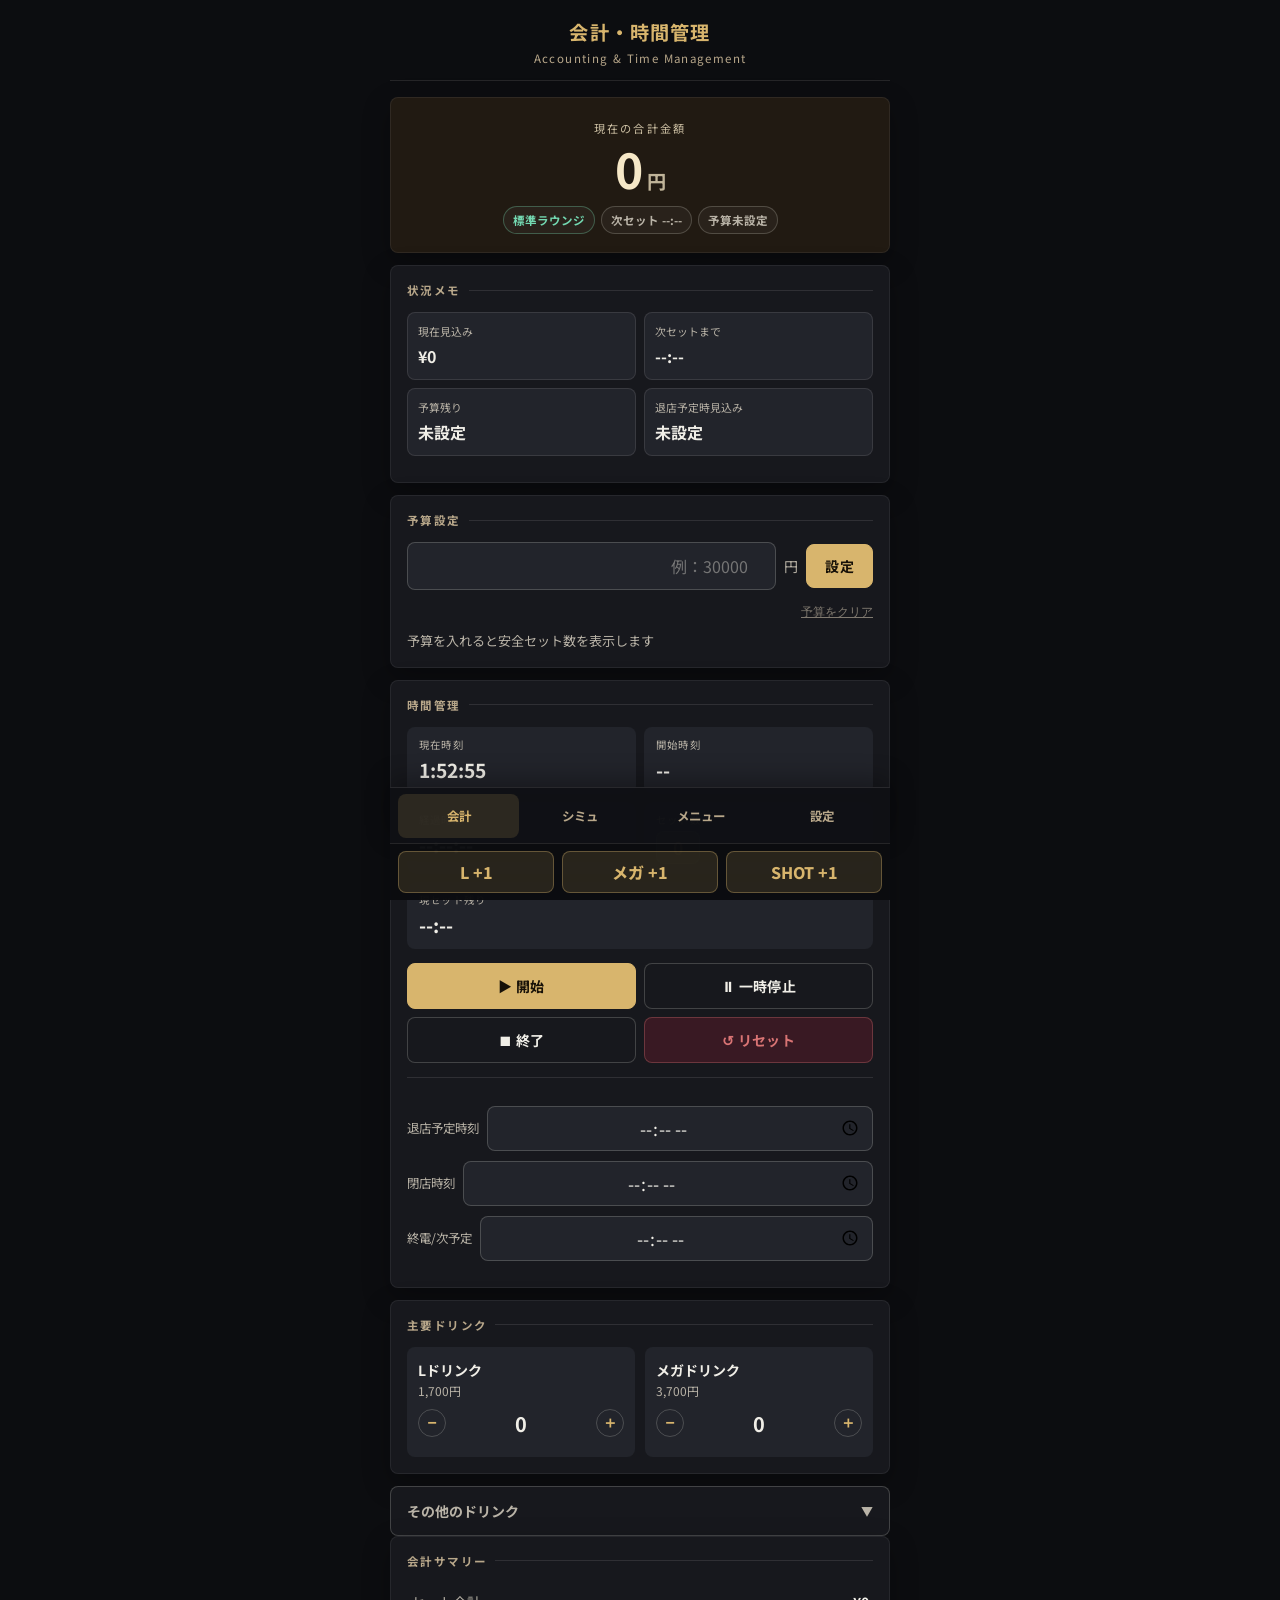
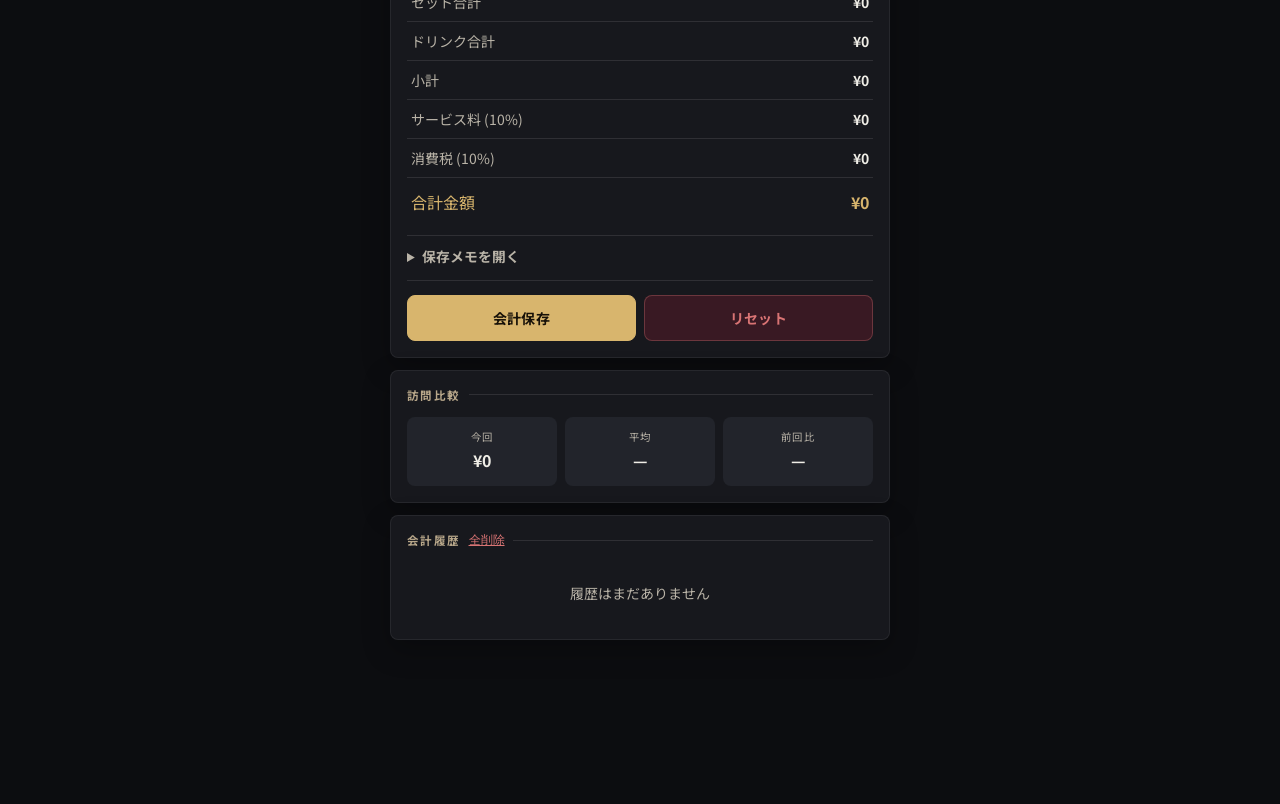
<file: index.html>
<!DOCTYPE html>
<html lang="ja">
<head>
  <meta charset="UTF-8">
  <meta name="viewport" content="width=device-width, initial-scale=1.0, maximum-scale=1.0, user-scalable=no">
  <title>会計・時間管理</title>
  <meta name="apple-mobile-web-app-capable" content="yes">
  <meta name="apple-mobile-web-app-status-bar-style" content="black-translucent">
  <meta name="mobile-web-app-capable" content="yes">
  <link rel="manifest" href="manifest.json">
  <link rel="apple-touch-icon" href="icons/icon-192x192.png">
  <link href="https://fonts.googleapis.com/css2?family=Noto+Sans+JP:wght@400;500;700&display=swap" rel="stylesheet">

  <style>
    * { box-sizing: border-box; margin: 0; padding: 0; }

    body {
      font-family: var(--font);
      background: var(--bg);
      color: var(--text-1);
      min-height: 100vh;
      padding: 0 12px 80px;
    }

    .container { max-width: 500px; margin: auto; }

    /* ── Top App Bar ── */
    header {
      padding: 18px 4px 14px;
      border-bottom: 1px solid var(--divider);
      margin-bottom: 16px;
      text-align: center;
    }
    header h1 {
      font-size: 1.2rem;
      font-weight: 700;
      color: var(--primary);
      letter-spacing: 0.06em;
    }
    header .subtitle {
      font-size: 0.72rem;
      color: var(--text-2);
      margin-top: 3px;
      letter-spacing: 0.12em;
    }

    /* ── Card ── */
    .card {
      background: var(--surface);
      border-radius: var(--r);
      padding: 16px;
      margin-bottom: 12px;
      box-shadow: 0 1px 4px rgba(0,0,0,0.35);
    }
    .card-title {
      font-size: 0.72rem;
      font-weight: 700;
      color: var(--text-2);
      letter-spacing: 0.12em;
      text-transform: uppercase;
      margin-bottom: 14px;
      display: flex;
      align-items: center;
      gap: 8px;
    }
    .card-title::after { content: ''; flex: 1; height: 1px; background: var(--divider); }

    /* ── 合計金額カード ── */
    #current-total-card {
      background: var(--primary-cont);
      text-align: center;
      padding: 22px 16px 18px;
    }
    #current-total-label {
      font-size: 0.7rem;
      letter-spacing: 0.18em;
      color: var(--primary-txt);
      opacity: 0.8;
      margin-bottom: 8px;
      text-transform: uppercase;
    }
    #current_grand_total {
      font-size: 3rem;
      font-weight: 700;
      color: var(--primary-txt);
      line-height: 1;
      font-variant-numeric: tabular-nums;
    }
    #current_grand_total span { font-size: 1.2rem; margin-left: 4px; opacity: 0.75; }

    /* ── 予算バー ── */
    #budget-bar-wrap { margin-top: 16px; display: none; }
    #budget-bar-wrap.visible { display: block; }
    .budget-label-row {
      display: flex;
      justify-content: space-between;
      font-size: 0.78rem;
      color: var(--primary-txt);
      opacity: 0.85;
      margin-bottom: 8px;
    }
    .budget-bar-bg { background: rgba(255,255,255,0.15); border-radius: 99px; height: 6px; overflow: hidden; }
    #budget-bar { height: 100%; border-radius: 99px; background: var(--success); transition: width 0.4s, background 0.4s; width: 0%; }
    #budget-bar.warn   { background: var(--warning); }
    #budget-bar.danger { background: var(--error); }
    #budget-alert { margin-top: 10px; font-size: 0.8rem; font-weight: 700; text-align: center; color: var(--error); display: none; }
    #budget-alert.show { display: block; animation: pulse 1s infinite; }

    /* ── あと何杯 ── */
    #drink-calc-section { margin-top: 14px; padding-top: 14px; border-top: 1px solid rgba(255,255,255,0.12); display: none; }
    #drink-calc-section.visible { display: block; }
    .drink-calc-title { font-size: 0.68rem; letter-spacing: 0.12em; text-transform: uppercase; color: var(--primary-txt); opacity: 0.75; margin-bottom: 10px; }
    .drink-calc-grid { display: grid; grid-template-columns: repeat(2, 1fr); gap: 8px; }
    .drink-calc-item { background: rgba(255,255,255,0.08); border-radius: var(--r-sm); padding: 10px; text-align: center; }
    .drink-calc-item .dc-name  { font-size: 0.75rem; color: var(--primary-txt); opacity: 0.8; margin-bottom: 4px; }
    .drink-calc-item .dc-count { font-size: 1.5rem; font-weight: 700; color: var(--primary-txt); line-height: 1; }
    .drink-calc-item .dc-count.ng { color: var(--error); font-size: 1rem; }
    .drink-calc-item .dc-unit  { font-size: 0.68rem; color: var(--primary-txt); opacity: 0.65; margin-top: 2px; }

    /* ── 予算設定 ── */
    .budget-input-row { display: flex; align-items: center; gap: 8px; }
    .budget-input-row input {
      flex: 1;
      background: var(--surface-hi);
      border: 1px solid var(--outline);
      border-radius: var(--r-sm);
      padding: 11px 12px;
      color: var(--text-1);
      font-family: var(--font);
      font-size: 1rem;
      outline: none;
      text-align: right;
      transition: border-color 0.2s;
    }
    .budget-input-row input:focus { border-color: var(--primary); }
    .budget-input-row .unit { color: var(--text-2); font-size: 0.875rem; white-space: nowrap; }
    .budget-set-btn {
      background: var(--primary);
      color: var(--primary-on);
      border: none;
      border-radius: var(--r-sm);
      padding: 11px 18px;
      font-weight: 700;
      font-size: 0.875rem;
      cursor: pointer;
      white-space: nowrap;
      transition: opacity 0.2s;
    }
    .budget-set-btn:hover { opacity: 0.88; }
    .budget-clear-btn { background: none; border: none; color: var(--text-3); font-size: 0.78rem; cursor: pointer; text-decoration: underline; margin-top: 8px; }

    /* ── 時間管理 ── */
    .time-grid { display: grid; grid-template-columns: 1fr 1fr; gap: 8px; margin-bottom: 14px; }
    .time-item { background: var(--surface-hi); border-radius: var(--r-sm); padding: 10px 12px; }
    .time-item.wide { grid-column: 1 / -1; }
    .time-item label { font-size: 0.65rem; color: var(--text-2); letter-spacing: 0.12em; text-transform: uppercase; display: block; margin-bottom: 4px; }
    .time-item .value { font-size: 1.2rem; font-weight: 700; color: var(--text-1); font-variant-numeric: tabular-nums; }
    .time-item .value.alert { color: var(--error); animation: pulse 1s infinite; }
    @keyframes pulse { 0%,100%{opacity:1} 50%{opacity:0.45} }
    .set-badge {
      display: inline-block;
      background: var(--primary-dim);
      border: 1px solid rgba(130,170,204,0.4);
      color: var(--primary);
      border-radius: 8px;
      padding: 3px 16px;
      font-size: 1.1rem;
      font-weight: 700;
    }

    /* ── 退店逆算 ── */
    #checkout-section { margin-top: 14px; padding-top: 14px; border-top: 1px solid var(--divider); }
    .checkout-input-row { display: flex; align-items: center; gap: 8px; margin-bottom: 10px; }
    .checkout-input-row label { font-size: 0.78rem; color: var(--text-2); white-space: nowrap; }
    .checkout-time-input {
      flex: 1;
      background: var(--surface-hi);
      border: 1px solid var(--outline);
      border-radius: var(--r-sm);
      padding: 8px 10px;
      color: var(--text-1);
      font-family: var(--font);
      font-size: 1.1rem;
      outline: none;
      text-align: center;
      transition: border-color 0.2s;
    }
    .checkout-time-input:focus { border-color: var(--primary); }
    #checkout-result { background: var(--surface-hi); border-radius: var(--r-sm); padding: 12px; display: none; }
    #checkout-result.visible { display: block; }
    .checkout-row { display: flex; justify-content: space-between; align-items: center; padding: 7px 0; border-bottom: 1px solid var(--divider); font-size: 0.875rem; }
    .checkout-row:last-child { border-bottom: none; }
    .checkout-row .cr-label { color: var(--text-2); }
    .checkout-row .cr-val   { font-weight: 700; font-size: 0.95rem; color: var(--text-1); }
    .checkout-row .cr-val.warn   { color: var(--warning); }
    .checkout-row .cr-val.safe   { color: var(--success); }
    .checkout-row .cr-val.danger { color: var(--error); }

    /* ── ボタン ── */
    .time-buttons { display: grid; grid-template-columns: 1fr 1fr; gap: 8px; }
    .btn {
      padding: 12px 8px;
      border-radius: var(--r-sm);
      font-family: var(--font);
      font-size: 0.875rem;
      font-weight: 700;
      cursor: pointer;
      transition: all 0.15s;
      border: none;
      letter-spacing: 0.02em;
    }
    .btn-primary { background: var(--primary); color: var(--primary-on); }
    .btn-primary:hover { opacity: 0.88; }
    .btn-ghost { background: var(--surface-hi); color: var(--text-1); border: 1px solid var(--outline); }
    .btn-ghost:hover { background: rgba(255,255,255,0.08); }
    .btn-danger { background: var(--error-cont); color: var(--error); border: 1px solid rgba(242,139,130,0.3); }
    .btn-danger:hover { background: rgba(242,139,130,0.22); }

    /* ── ドリンクカード ── */
    #drinkListContainer { display: grid; grid-template-columns: repeat(2, 1fr); gap: 10px; }
    .drink-card {
      background: var(--surface-hi);
      border: 1px solid transparent;
      border-radius: var(--r);
      padding: 12px 10px;
      transition: border-color 0.2s, background 0.2s;
    }
    .drink-card.has-items { border-color: rgba(130,170,204,0.5); background: var(--primary-dim); }
    .drink-item-name { font-size: 0.875rem; font-weight: 700; white-space: nowrap; overflow: hidden; text-overflow: ellipsis; margin-bottom: 2px; }
    .drink-item-price { font-size: 0.75rem; color: var(--text-2); margin-bottom: 10px; }
    .drink-qty-row { display: flex; align-items: center; justify-content: space-between; }
    .qty-btn {
      width: 32px; height: 32px;
      border-radius: 50%;
      border: 1px solid var(--outline);
      background: transparent;
      color: var(--primary);
      font-size: 1.1rem; font-weight: 700;
      cursor: pointer;
      display: flex; align-items: center; justify-content: center;
      transition: all 0.15s; flex-shrink: 0;
    }
    .qty-btn:hover { background: var(--primary-dim); border-color: var(--primary); }
    .drink-current-quantity { font-size: 1.25rem; font-weight: 700; min-width: 28px; text-align: center; font-variant-numeric: tabular-nums; }
    .drink-item-total { font-size: 0.82rem; color: var(--primary); font-weight: 700; text-align: right; margin-top: 6px; }

    /* ── アコーディオン ── */
    .accordion-header {
      background: var(--surface);
      border: 1px solid var(--outline);
      border-radius: var(--r);
      padding: 14px 16px;
      cursor: pointer;
      display: flex; justify-content: space-between; align-items: center;
      font-size: 0.875rem; font-weight: 700;
      color: var(--text-2);
      transition: all 0.2s;
    }
    .accordion-header:hover { color: var(--text-1); background: var(--surface-hi); }
    .accordion-header .arrow { transition: transform 0.2s; font-size: 0.75rem; }
    .accordion-header.active { border-radius: var(--r) var(--r) 0 0; color: var(--primary); border-color: rgba(130,170,204,0.4); }
    .accordion-header.active .arrow { transform: rotate(180deg); }
    .accordion-content {
      display: none;
      background: var(--surface);
      border: 1px solid var(--outline);
      border-top: none;
      border-radius: 0 0 var(--r) var(--r);
      padding: 12px;
      margin-bottom: 12px;
    }
    .accordion-content.open { display: block; }
    .accordion-item { display: flex; align-items: center; padding: 10px 4px; border-bottom: 1px solid var(--divider); gap: 8px; }
    .accordion-item:last-child { border-bottom: none; }
    .accordion-item-info { flex: 1; min-width: 0; }
    .accordion-item-name  { font-size: 0.875rem; font-weight: 700; }
    .accordion-item-price { font-size: 0.75rem; color: var(--text-2); }
    .accordion-item-control { display: flex; align-items: center; gap: 6px; flex-shrink: 0; }
    .accordion-item-quantity { font-size: 1.1rem; font-weight: 700; min-width: 24px; text-align: center; font-variant-numeric: tabular-nums; }
    .accordion-item-total { font-size: 0.82rem; font-weight: 700; color: var(--primary); min-width: 56px; text-align: right; flex-shrink: 0; }
    .plus-button, .minus-button {
      width: 28px; height: 28px;
      border-radius: 50%;
      border: 1px solid var(--outline);
      background: transparent;
      color: var(--primary);
      font-size: 1rem; font-weight: 700;
      cursor: pointer;
      display: flex; align-items: center; justify-content: center;
      transition: all 0.15s;
    }
    .plus-button:hover, .minus-button:hover { background: var(--primary-dim); border-color: var(--primary); }
    .custom-drink-item .accordion-item-info { flex-direction: column; }
    .custom-drink-name-input,
    .custom-drink-price-input {
      background: var(--surface-hi);
      border: 1px solid var(--outline);
      border-radius: 6px;
      padding: 5px 8px;
      color: var(--text-1);
      font-family: var(--font);
      font-size: 0.82rem;
      outline: none;
      width: 100%;
      margin-bottom: 4px;
    }
    .custom-drink-price-input { width: 80px; text-align: right; margin-bottom: 0; }
    .custom-drink-name-input:focus,
    .custom-drink-price-input:focus { border-color: var(--primary); }
    .custom-input-row { display: flex; align-items: center; gap: 4px; }
    .custom-input-row span { font-size: 0.75rem; color: var(--text-2); }
    .add-custom-btn {
      width: 100%; padding: 10px; margin-top: 10px;
      background: transparent;
      border: 1px dashed rgba(130,170,204,0.35);
      border-radius: var(--r-sm);
      color: var(--primary);
      font-size: 0.875rem; font-weight: 700;
      cursor: pointer; transition: all 0.2s;
    }
    .add-custom-btn:hover { background: var(--primary-dim); border-style: solid; }

    /* ── 会計サマリー ── */
    .summary-table { width: 100%; border-collapse: collapse; }
    .summary-table tr { border-bottom: 1px solid var(--divider); }
    .summary-table tr:last-child { border-bottom: none; }
    .summary-table td { padding: 9px 4px; font-size: 0.875rem; }
    .summary-table td:first-child { color: var(--text-2); }
    .summary-table td:last-child { text-align: right; font-weight: 700; }
    .summary-table .total-row td { padding-top: 12px; font-size: 1rem; color: var(--primary); }

    /* ── 訪問比較 ── */
    .compare-grid { display: grid; grid-template-columns: 1fr 1fr 1fr; gap: 8px; }
    .compare-item { background: var(--surface-hi); border-radius: var(--r-sm); padding: 12px 8px; text-align: center; }
    .compare-item .ci-label { font-size: 0.65rem; color: var(--text-2); margin-bottom: 4px; letter-spacing: 0.1em; text-transform: uppercase; }
    .compare-item .ci-val   { font-size: 1rem; font-weight: 700; color: var(--text-1); }
    .compare-item .ci-val.up   { color: var(--error); }
    .compare-item .ci-val.down { color: var(--success); }
    .compare-item .ci-sub  { font-size: 0.68rem; color: var(--text-2); margin-top: 2px; }

    /* ── 履歴 ── */
    #history-list { max-height: 300px; overflow-y: auto; }
    #history-list::-webkit-scrollbar { width: 4px; }
    #history-list::-webkit-scrollbar-thumb { background: var(--outline); border-radius: 2px; }
    .history-item { background: var(--surface-hi); border-radius: var(--r-sm); padding: 12px; margin-bottom: 8px; }
    .history-item-header { display: flex; justify-content: space-between; align-items: center; margin-bottom: 4px; }
    .history-item-date   { font-size: 0.75rem; color: var(--text-2); }
    .history-item-total  { font-size: 1.05rem; font-weight: 700; color: var(--primary); }
    .history-item-detail { font-size: 0.75rem; color: var(--text-2); }
    .history-empty { text-align: center; color: var(--text-2); font-size: 0.875rem; padding: 20px; }
    .history-clear-btn { font-size: 0.75rem; color: var(--error); background: none; border: none; cursor: pointer; text-decoration: underline; }

    .btn-save { background: var(--primary); color: var(--primary-on); font-weight: 700; }
    .btn-save:hover { opacity: 0.88; }

    /* ── PWA更新通知 ── */
    #updateNotification {
      display: none;
      background: rgba(130,170,204,0.1);
      border: 1px solid rgba(130,170,204,0.35);
      border-radius: var(--r-sm);
      padding: 10px 14px;
      text-align: center;
      font-size: 0.82rem;
      color: var(--primary);
      margin-bottom: 12px;
    }
    #updateButton {
      background: var(--primary); color: var(--primary-on);
      border: none; padding: 5px 12px; border-radius: 5px;
      margin-left: 8px; cursor: pointer; font-size: 0.8rem; font-weight: 700;
    }

    @media (max-width: 380px) {
      #drinkListContainer { grid-template-columns: 1fr; }
      .compare-grid { grid-template-columns: 1fr 1fr; }
    }
  </style>
  <link rel="stylesheet" href="theme.css?v=2.16">
  <script src="app-core.js?v=2.16"></script>
</head>
<body class="has-quick-add">
<div class="container">

  <header>
    <h1>会計・時間管理</h1>
    <div class="subtitle">Accounting &amp; Time Management</div>
  </header>

  <div id="updateNotification">
    v2.16 の更新があります <button id="updateButton">今すぐ更新</button>
  </div>

  <!-- 現在合計 + 予算バー + あと何杯 -->
  <div class="card" id="current-total-card">
    <div id="current-total-label">現在の合計金額</div>
    <div id="current_grand_total">0<span>円</span></div>
    <div class="status-chip-row" id="status-chip-row">
      <span class="status-chip safe" id="store-chip">標準ラウンジ</span>
      <span class="status-chip" id="next-set-chip">次セット --:--</span>
      <span class="status-chip" id="budget-chip">予算未設定</span>
    </div>
    <div id="budget-bar-wrap">
      <div class="budget-label-row">
        <span>予算 <span id="budget-label-amount"></span></span>
        <span id="budget-remaining-text"></span>
      </div>
      <div class="budget-bar-bg"><div id="budget-bar"></div></div>
      <div id="budget-alert">⚠️ 予算を超過しています！</div>
    </div>
    <div id="drink-calc-section">
      <div class="drink-calc-title">残予算でオーダー可能数</div>
      <div class="drink-calc-grid" id="drink-calc-grid"></div>
    </div>
  </div>

  <div class="card status-card">
    <div class="card-title">状況メモ</div>
    <div class="status-grid">
      <div class="status-item"><span>現在見込み</span><strong id="status-current-total">¥0</strong></div>
      <div class="status-item"><span>次セットまで</span><strong id="status-next-set">--:--</strong></div>
      <div class="status-item"><span>予算残り</span><strong id="status-budget-left">未設定</strong></div>
      <div class="status-item"><span>退店予定時見込み</span><strong id="status-checkout-total">未設定</strong></div>
    </div>
    <div id="constraint-alert" class="constraint-alert"></div>
  </div>

  <!-- 予算設定 -->
  <div class="card">
    <div class="card-title">予算設定</div>
    <div class="budget-input-row">
      <input type="number" id="budget-input" placeholder="例：30000" min="0" step="1000">
      <span class="unit">円</span>
      <button class="budget-set-btn" id="budget-set-btn">設定</button>
    </div>
    <div style="text-align:right;margin-top:6px;">
      <button class="budget-clear-btn" id="budget-clear-btn">予算をクリア</button>
    </div>
    <div class="budget-insight" id="budget-insight">予算を入れると安全セット数を表示します</div>
  </div>

  <!-- 時間管理 + 退店逆算 -->
  <div class="card">
    <div class="card-title">時間管理</div>
    <div class="time-grid">
      <div class="time-item"><label>現在時刻</label><div class="value" id="now">--:--:--</div></div>
      <div class="time-item"><label>開始時刻</label><div class="value" id="start">--</div></div>
      <div class="time-item"><label>経過時間</label><div class="value" id="elapsed_time">--:--:--</div></div>
      <div class="time-item"><label>セット数</label><div class="value"><span class="set-badge" id="total_sets">0</span></div></div>
      <div class="time-item wide"><label>現セット残り</label><div class="value" id="remaining">--:--</div></div>
    </div>
    <div class="time-buttons">
      <button class="btn btn-primary" id="startButton">▶ 開始</button>
      <button class="btn btn-ghost"   id="pauseButton">⏸ 一時停止</button>
      <button class="btn btn-ghost"   id="endButton">⏹ 終了</button>
      <button class="btn btn-danger"  id="resetTimerButton">↺ リセット</button>
    </div>
    <div id="checkout-section">
      <div class="checkout-input-row" style="margin-top:14px;">
        <label>退店予定時刻</label>
        <input type="time" class="checkout-time-input" id="checkout-time-input">
      </div>
      <div class="checkout-input-row">
        <label>閉店時刻</label>
        <input type="time" class="checkout-time-input" id="closing-time-input">
      </div>
      <div class="checkout-input-row">
        <label>終電/次予定</label>
        <input type="time" class="checkout-time-input" id="next-plan-time-input">
      </div>
      <div id="checkout-result">
        <div class="checkout-row"><span class="cr-label">退店まで</span><span class="cr-val" id="co-timeleft"></span></div>
        <div class="checkout-row"><span class="cr-label">追加セット数</span><span class="cr-val" id="co-extra-sets"></span></div>
        <div class="checkout-row"><span class="cr-label">追加セット料金(税込)</span><span class="cr-val" id="co-extra-cost"></span></div>
        <div class="checkout-row"><span class="cr-label">次の切替まで</span><span class="cr-val" id="co-next-set"></span></div>
      </div>
    </div>
  </div>

  <!-- 主要ドリンク -->
  <div class="card">
    <div class="card-title">主要ドリンク</div>
    <div id="drinkListContainer"></div>
  </div>

  <!-- その他ドリンク -->
  <div class="accordion-header" id="otherDrinksAccordionHeader">
    その他のドリンク <span class="arrow">▼</span>
  </div>
  <div class="accordion-content" id="otherDrinksAccordionContent">
    <div id="newDrinkRowsContainer"></div>
    <button class="add-custom-btn" id="addNewDrinkRowButton">＋ カスタムドリンク追加</button>
  </div>

  <!-- 会計サマリー -->
  <div class="card">
    <div class="card-title">会計サマリー</div>
    <table class="summary-table">
      <tr><td>セット合計</td><td id="set_sum">¥0</td></tr>
      <tr><td>ドリンク合計</td><td id="drink_sum">¥0</td></tr>
      <tr><td>小計</td><td id="subtotal_summary">¥0</td></tr>
      <tr><td id="service_label">サービス料</td><td id="service">¥0</td></tr>
      <tr><td id="tax_label">消費税</td><td id="tax">¥0</td></tr>
      <tr class="total-row"><td>合計金額</td><td id="grand_total_summary">¥0</td></tr>
    </table>
    <details class="save-details">
      <summary>保存メモを開く</summary>
      <div class="save-form">
        <label>店名<input id="visit-store-name" type="text" placeholder="店名"></label>
        <label>キャスト名<input id="visit-cast-name" type="text" placeholder="任意"></label>
        <label class="check-row"><input id="visit-nominated" type="checkbox"> 指名あり</label>
        <label>満足度<select id="visit-satisfaction"><option value="">未選択</option><option>高</option><option>普通</option><option>低</option></select></label>
        <label>実請求額<input id="visit-actual-total" type="number" placeholder="予測と同じなら空欄" min="0" step="100"></label>
        <label class="wide">メモ<textarea id="visit-memo" rows="3" placeholder="個人メモはここだけに保存"></textarea></label>
      </div>
    </details>
    <div class="card-actions">
      <button class="btn btn-save" id="saveHistoryBtn">会計保存</button>
      <button class="btn btn-danger" id="resetAllButton">リセット</button>
    </div>
  </div>

  <!-- 訪問比較 -->
  <div class="card">
    <div class="card-title">訪問比較</div>
    <div class="compare-grid">
      <div class="compare-item"><div class="ci-label">今回</div><div class="ci-val" id="compare-current">¥0</div></div>
      <div class="compare-item"><div class="ci-label">平均</div><div class="ci-val" id="compare-avg">—</div><div class="ci-sub" id="compare-count"></div></div>
      <div class="compare-item"><div class="ci-label">前回比</div><div class="ci-val" id="compare-diff">—</div><div class="ci-sub" id="compare-diff-sub"></div></div>
    </div>
  </div>

  <!-- 履歴 -->
  <div class="card">
    <div class="card-title">
      会計履歴
      <button class="history-clear-btn" id="clearHistoryBtn">全削除</button>
    </div>
    <div id="history-list"><div class="history-empty">履歴はまだありません</div></div>
  </div>

</div>

<nav class="bottom-tabs" aria-label="画面切り替え">
  <button class="bottom-tab tab-current" type="button" disabled>会計</button>
  <a class="bottom-tab" href="simulation.html">シミュ</a>
  <a class="bottom-tab" href="menu.html">メニュー</a>
  <a class="bottom-tab" href="settings.html">設定</a>
</nav>

<div class="quick-add-bar" aria-label="クイック追加">
  <button type="button" data-quick-id="ldrink">L +1</button>
  <button type="button" data-quick-id="megadrink">メガ +1</button>
  <button type="button" data-quick-id="shot">SHOT +1</button>
</div>

<div class="undo-toast" id="undo-toast" role="status">
  <span id="undo-message">変更しました</span>
  <button type="button" id="undo-button">Undo</button>
</div>

<div class="sheet-backdrop" id="confirm-sheet" aria-hidden="true">
  <div class="confirm-sheet-panel">
    <div class="confirm-title" id="confirm-title">確認</div>
    <div class="confirm-message" id="confirm-message">実行しますか？</div>
    <div class="confirm-actions">
      <button type="button" class="btn btn-ghost" id="confirm-cancel">キャンセル</button>
      <button type="button" class="btn btn-danger" id="confirm-ok">実行</button>
    </div>
  </div>
</div>

<script>
(function () {
  /* ── 定数 ── */
  const MS_S = 1000, MS_M = 60000;
  const MAX_CUSTOM = 5;
  const KEY_HIST   = 'accounting_history';
  const KEY_TIMER  = 'timer_state';

  const $  = id => document.getElementById(id);
  const pad = n  => String(n).padStart(2, '0');
  const fmtMoney = n => '¥' + n.toLocaleString();
  const fmtNum   = n => n.toLocaleString();
  const fmtMs    = ms => {
    const s = Math.floor(ms / 1000);
    return `${pad(Math.floor(s/3600))}:${pad(Math.floor((s%3600)/60))}:${pad(s%60)}`;
  };

  /* ── 状態 ── */
  let activeProfile = AppCore.getActiveProfile();
  let DRINKS = activeProfile.drinks;
  let CALC_DRINKS = activeProfile.drinks.slice(0, 4);
  let drinkQty  = {}, customCount = 0, customDefs = {};
  let timerId   = null, tsStart = null, tsPaused = 0, setCount = 0;
  let budget    = 0;
  let swNewWorker;
  let constraints = { checkout: '', closing: '', nextPlan: '' };
  let lastAction = null, undoTimer = null;
  let pendingConfirm = null;

  function setMs() { return Math.max(1, Number(activeProfile.setMinutes) || 40) * MS_M; }

  /* ━━━━━ 合計計算 ━━━━━ */
  function calcTotal() {
    const bill = AppCore.calculateBill(activeProfile, setCount, drinkQty, customDefs, {});
    const { total, setTotal, drinkTotal, subtotal, service, tax } = bill;

    $('current_grand_total').innerHTML = `${fmtNum(total)}<span>円</span>`;
    $('total_sets').textContent   = setCount;
    $('set_sum').textContent      = fmtMoney(setTotal);
    $('drink_sum').textContent    = fmtMoney(drinkTotal);
    $('subtotal_summary').textContent = fmtMoney(subtotal);
    $('service_label').textContent = `サービス料 (${Math.round(activeProfile.serviceRate * 100)}%)`;
    $('tax_label').textContent = `消費税 (${Math.round(activeProfile.taxRate * 100)}%)`;
    $('service').textContent      = fmtMoney(service);
    $('tax').textContent          = fmtMoney(tax);
    $('grand_total_summary').textContent = fmtMoney(total);
    $('store-chip').textContent = activeProfile.name;
    $('status-current-total').textContent = fmtMoney(total);

    updateBudgetUI(total);
    updateCompare(total);
    updateStatus(total);
    saveActiveSession();

    return bill;
  }

  /* ━━━━━ ① 予算バー ━━━━━ */
  function setBudget(amount) {
    budget = amount;
    if (amount > 0) {
      $('budget-label-amount').textContent = fmtMoney(amount);
    }
    const r = calcTotal();
    updateBudgetUI(r.total);
  }

  function loadBudget() {
    // 毎回入店時に入力するため引き継ぎなし
  }

  function updateBudgetUI(total) {
    const wrap = $('budget-bar-wrap');
    const calc = $('drink-calc-section');
    if (!budget) {
      wrap.classList.remove('visible');
      calc.classList.remove('visible');
      $('budget-chip').textContent = '予算未設定';
      $('budget-chip').className = 'status-chip';
      $('status-budget-left').textContent = '未設定';
      $('budget-insight').textContent = '予算を入れると安全セット数を表示します';
      return;
    }
    wrap.classList.add('visible');
    $('budget-label-amount').textContent = fmtMoney(budget);

    const ratio  = Math.min(total / budget, 1);
    const remain = budget - total;
    const bar    = $('budget-bar');
    bar.style.width = (ratio * 100) + '%';
    bar.className   = ratio >= 1 ? 'danger' : ratio >= 0.8 ? 'warn' : '';

    const remEl = $('budget-remaining-text');
    if (remain >= 0) {
      remEl.textContent = `残り ${fmtMoney(remain)}`;
      remEl.style.color = ratio >= 0.8 ? 'var(--accent-orange)' : 'var(--accent-green)';
      $('budget-chip').textContent = ratio >= 0.8 ? '予算80%超' : `残り ${fmtMoney(remain)}`;
      $('budget-chip').className = `status-chip ${ratio >= 0.8 ? 'warn' : 'safe'}`;
      $('status-budget-left').textContent = fmtMoney(remain);
    } else {
      remEl.textContent = `超過 ${fmtMoney(Math.abs(remain))}`;
      remEl.style.color = 'var(--accent-red)';
      $('budget-chip').textContent = `予算超過 ${fmtMoney(Math.abs(remain))}`;
      $('budget-chip').className = 'status-chip danger';
      $('status-budget-left').textContent = `超過 ${fmtMoney(Math.abs(remain))}`;
    }
    $('budget-alert').className = remain < 0 ? 'show' : '';

    const setUnit = Math.round(activeProfile.extensionSetPrice * (1 + activeProfile.serviceRate) * (1 + activeProfile.taxRate) / 100) * 100;
    const safeSets = remain > 0 && setUnit > 0 ? Math.floor(remain / setUnit) : 0;
    const safeMinutes = safeSets * activeProfile.setMinutes;
    $('budget-insight').textContent = remain > 0
      ? `あと約${safeSets}セット / ${safeMinutes}分は安全圏です`
      : '予算を超過しています。追加注文前に会計確認してください。';

    /* ② あと何杯 */
    if (remain > 0) {
      calc.classList.add('visible');
      const grid = $('drink-calc-grid');
      grid.innerHTML = '';
      CALC_DRINKS.forEach(d => {
        const costPerDrink = Math.ceil(d.price * (1 + activeProfile.serviceRate) * (1 + activeProfile.taxRate) / 100) * 100;
        const can = Math.floor(remain / costPerDrink);
        const el  = document.createElement('div');
        el.className = 'drink-calc-item';
        el.innerHTML = `<div class="dc-name">${d.name}</div>
          <div class="dc-count${can === 0 ? ' ng' : ''}">${can > 0 ? can : '×'}</div>
          <div class="dc-unit">${can > 0 ? '杯まで可' : '予算不足'}</div>`;
        grid.appendChild(el);
      });
    } else {
      calc.classList.remove('visible');
    }
  }

  /* ━━━━━ ④ 訪問比較 ━━━━━ */
  function updateCompare(total) {
    $('compare-current').textContent = fmtMoney(total);
    const hist = loadHistory();
    if (!hist.length) {
      ['compare-avg','compare-diff'].forEach(id => $(id).textContent = '—');
      ['compare-count','compare-diff-sub'].forEach(id => $(id).textContent = '');
      return;
    }
    const avg  = Math.round(hist.reduce((s, r) => s + r.total, 0) / hist.length);
    const last = hist[hist.length - 1].total;
    const diff = total - last;
    $('compare-avg').textContent   = fmtMoney(avg);
    $('compare-count').textContent = `${hist.length}回平均`;
    $('compare-diff').textContent  = diff === 0 ? '±0' : (diff > 0 ? '+' : '') + fmtMoney(diff);
    $('compare-diff').className    = 'ci-val' + (diff > 0 ? ' up' : diff < 0 ? ' down' : '');
    $('compare-diff-sub').textContent = `前回 ${fmtMoney(last)}`;
  }

  function updateStatus(total) {
    let rem = null;
    if (tsStart) {
      const elapsed = (Date.now() - tsStart) + tsPaused;
      rem = setMs() - (elapsed % setMs());
    } else if (tsPaused > 0) {
      rem = setMs() - (tsPaused % setMs());
    }
    if (rem !== null) {
      const rm = Math.floor(rem / MS_M);
      const rs = Math.floor((rem % MS_M) / MS_S);
      const text = `${pad(rm)}:${pad(rs)}`;
      $('status-next-set').textContent = text;
      $('next-set-chip').textContent = `次セット ${text}`;
      $('next-set-chip').className = `status-chip ${rm < 5 ? 'danger' : rm < 10 ? 'warn' : 'safe'}`;
    } else {
      $('status-next-set').textContent = '--:--';
      $('next-set-chip').textContent = '次セット --:--';
      $('next-set-chip').className = 'status-chip';
    }
    if (!constraints.checkout) $('status-checkout-total').textContent = '未設定';
  }

  /* ━━━━━ ③ 退店逆算 ━━━━━ */
  function updateCheckout() {
    constraints.checkout = $('checkout-time-input').value;
    constraints.closing = $('closing-time-input').value;
    constraints.nextPlan = $('next-plan-time-input').value;
    const val   = constraints.checkout;
    const resEl = $('checkout-result');
    if (!val || !tsStart) {
      resEl.classList.remove('visible');
      $('status-checkout-total').textContent = val ? '開始後に表示' : '未設定';
      updateConstraints();
      saveActiveSession();
      return;
    }

    const now    = new Date();
    const [hh, mm] = val.split(':').map(Number);
    const target = new Date(now);
    target.setHours(hh, mm, 0, 0);
    if (target <= now) target.setDate(target.getDate() + 1);

    const msLeft = target - now;
    if (msLeft <= 0) { resEl.classList.remove('visible'); return; }
    resEl.classList.add('visible');

    const totalMins = Math.floor(msLeft / MS_M);
    const h = Math.floor(totalMins / 60), m = totalMins % 60;
    $('co-timeleft').textContent = h > 0 ? `${h}時間${m}分` : `${m}分`;

    const elapsed  = (Date.now() - tsStart) + tsPaused;
    const remInSet = setMs() - (elapsed % setMs());
    const msAfter  = msLeft - remInSet;
    const extra    = msAfter > 0 ? Math.ceil(msAfter / setMs()) : 0;

    $('co-extra-sets').textContent = extra > 0 ? `+${extra}セット` : '追加なし';
    $('co-extra-sets').className   = 'cr-val ' + (extra > 0 ? 'warn' : 'safe');

    const extraCostTax = extra > 0 ? Math.round(extra * activeProfile.extensionSetPrice * (1 + activeProfile.serviceRate) * (1 + activeProfile.taxRate) / 100) * 100 : 0;
    $('co-extra-cost').textContent = extra > 0 ? `+${fmtMoney(extraCostTax)}` : '—';
    $('co-extra-cost').className   = 'cr-val ' + (extra > 0 ? 'warn' : 'safe');

    const rm = Math.floor(remInSet / MS_M), rs = Math.floor((remInSet % MS_M) / MS_S);
    $('co-next-set').textContent = `${pad(rm)}:${pad(rs)}`;
    $('co-next-set').className   = 'cr-val ' + (rm < 5 ? 'danger' : 'safe');
    $('status-checkout-total').textContent = fmtMoney(calcTotal().total + extraCostTax);
    updateConstraints();
    saveActiveSession();
  }

  function timeToTarget(value) {
    if (!value) return null;
    const now = new Date();
    const [hh, mm] = value.split(':').map(Number);
    const target = new Date(now);
    target.setHours(hh, mm, 0, 0);
    if (target <= now) target.setDate(target.getDate() + 1);
    return target - now;
  }

  function updateConstraints() {
    const entries = [
      ['退店予定', constraints.checkout],
      ['閉店', constraints.closing],
      ['終電/次予定', constraints.nextPlan],
    ].map(([label, value]) => ({ label, value, ms: timeToTarget(value) }))
      .filter(x => x.ms !== null)
      .sort((a, b) => a.ms - b.ms);
    const alert = $('constraint-alert');
    if (!entries.length) {
      alert.textContent = '';
      alert.className = 'constraint-alert';
      return;
    }
    const first = entries[0];
    const mins = Math.floor(first.ms / MS_M);
    alert.textContent = `最短制約: ${first.label}まで ${Math.floor(mins / 60)}時間${mins % 60}分`;
    alert.className = `constraint-alert ${mins < 30 ? 'danger' : mins < 60 ? 'warn' : 'safe'}`;
  }

  /* ━━━━━ ドリンクUI ━━━━━ */
  const mainEl  = $('drinkListContainer');
  const otherEl = $('otherDrinksAccordionContent');

  function mkCard(d) {
    const qty = drinkQty[d.id] || 0;
    const el  = document.createElement('div');
    el.className = 'drink-card' + (qty > 0 ? ' has-items' : '');
    el.dataset.drinkId = d.id;
    el.innerHTML = `
      <div class="drink-item-name" title="${d.name}">${d.name}</div>
      <div class="drink-item-price">${fmtNum(d.price)}円</div>
      <div class="drink-qty-row">
        <button class="qty-btn minus-button" data-id="${d.id}">−</button>
        <span class="drink-current-quantity">${qty}</span>
        <button class="qty-btn plus-button" data-id="${d.id}">＋</button>
      </div>
      <div class="drink-item-total">${qty > 0 ? fmtMoney(d.price * qty) : ''}</div>`;
    el.querySelector('.minus-button').addEventListener('click', e => updateQty(e.target.dataset.id, -1));
    el.querySelector('.plus-button').addEventListener('click',  e => updateQty(e.target.dataset.id,  1));
    return el;
  }

  function mkAcc(d) {
    const qty = drinkQty[d.id] || 0;
    const el  = document.createElement('div');
    el.className = 'accordion-item';
    el.dataset.drinkId = d.id;
    el.innerHTML = `
      <div class="accordion-item-info">
        <div class="accordion-item-name">${d.name}</div>
        <div class="accordion-item-price">${fmtNum(d.price)}円</div>
      </div>
      <div class="accordion-item-control">
        <button class="plus-button"  data-id="${d.id}">＋</button>
        <span class="accordion-item-quantity">${qty}</span>
        <button class="minus-button" data-id="${d.id}">−</button>
      </div>
      <span class="accordion-item-total">${qty > 0 ? fmtMoney(d.price * qty) : ''}</span>`;
    el.querySelector('.minus-button').addEventListener('click', e => updateQty(e.target.dataset.id, -1));
    el.querySelector('.plus-button').addEventListener('click',  e => updateQty(e.target.dataset.id,  1));
    return el;
  }

  function mkCustom(id, name, price) {
    const qty = drinkQty[id] || 0;
    const el  = document.createElement('div');
    el.className = 'accordion-item custom-drink-item';
    el.dataset.drinkId = id;
    el.innerHTML = `
      <div class="accordion-item-info">
        <input type="text"   class="custom-drink-name-input"  value="${name}"        placeholder="ドリンク名">
        <div class="custom-input-row">
          <input type="number" class="custom-drink-price-input" value="${price || ''}" placeholder="金額" min="0">
          <span>円</span>
        </div>
      </div>
      <div class="accordion-item-control">
        <button class="plus-button"  data-id="${id}">＋</button>
        <span class="accordion-item-quantity">${qty}</span>
        <button class="minus-button" data-id="${id}">−</button>
      </div>
      <span class="accordion-item-total">${qty > 0 && price > 0 ? fmtMoney(price * qty) : ''}</span>`;
    el.querySelector('.custom-drink-name-input').addEventListener('input', e => { customDefs[id].name = e.target.value; saveActiveSession(); });
    el.querySelector('.custom-drink-price-input').addEventListener('input', e => {
      customDefs[id].price = parseInt(e.target.value) || 0;
      updateQty(id, 0);
      saveActiveSession();
    });
    el.querySelector('.minus-button').addEventListener('click', e => updateQty(e.target.dataset.id, -1));
    el.querySelector('.plus-button').addEventListener('click',  e => updateQty(e.target.dataset.id,  1));
    return el;
  }

  function renderDrinks() {
    mainEl.innerHTML = '';
    const ndc = $('newDrinkRowsContainer');
    if (ndc) ndc.innerHTML = '';

    DRINKS.filter(d => d.type === 'main').forEach(d => {
      drinkQty[d.id] = drinkQty[d.id] || 0;
      mainEl.appendChild(mkCard(d));
    });
    DRINKS.filter(d => d.type === 'other').forEach(d => {
      drinkQty[d.id] = drinkQty[d.id] || 0;
      if (ndc) ndc.appendChild(mkAcc(d));
    });
    Object.keys(customDefs).forEach(id => {
      drinkQty[id] = drinkQty[id] || 0;
      if (ndc) ndc.appendChild(mkCustom(id, customDefs[id].name, customDefs[id].price));
    });
    const addBtn = $('addNewDrinkRowButton');
    if (addBtn) addBtn.onclick = addCustom;
    calcTotal();
  }

  function updateQty(id, delta, options = {}) {
    const before = drinkQty[id] || 0;
    drinkQty[id] = Math.max(0, (drinkQty[id] || 0) + delta);
    const qty = drinkQty[id];
    const def = DRINKS.find(d => d.id === id) || customDefs[id];
    if (!def) return;

    const card = mainEl.querySelector(`.drink-card[data-drink-id="${id}"]`);
    const acc  = otherEl.querySelector(`.accordion-item[data-drink-id="${id}"]`);

    if (card) {
      card.querySelector('.drink-current-quantity').textContent = qty;
      card.querySelector('.drink-item-total').textContent = qty > 0 ? fmtMoney(def.price * qty) : '';
      card.classList.toggle('has-items', qty > 0);
    } else if (acc) {
      acc.querySelector('.accordion-item-quantity').textContent = qty;
      let price = def.price;
      if (acc.classList.contains('custom-drink-item'))
        price = parseInt(acc.querySelector('.custom-drink-price-input').value) || 0;
      acc.querySelector('.accordion-item-total').textContent = qty > 0 && price > 0 ? fmtMoney(price * qty) : '';
    }
    calcTotal();
    if (delta !== 0 && !options.silent) {
      lastAction = { type: 'qty', id, before, after: qty, name: def.name || '項目' };
      showUndo(`${def.name || '項目'}を${delta > 0 ? '追加' : '削除'}しました`);
    }
    saveActiveSession();
  }

  function addCustom() {
    if (customCount >= MAX_CUSTOM) { alert(`カスタムドリンクは${MAX_CUSTOM}個まで`); return; }
    customCount++;
    const id = `custom_${Date.now()}`;
    customDefs[id] = { id, name: '', price: 0 };
    drinkQty[id]   = 0;
    const ndc = $('newDrinkRowsContainer');
    if (ndc) ndc.appendChild(mkCustom(id, '', 0));
    calcTotal();
    saveActiveSession();
  }

  function showUndo(message) {
    const toast = $('undo-toast');
    $('undo-message').textContent = message;
    toast.classList.add('show');
    clearTimeout(undoTimer);
    undoTimer = setTimeout(() => toast.classList.remove('show'), 4500);
  }

  function undoLastAction() {
    if (!lastAction || lastAction.type !== 'qty') return;
    const current = drinkQty[lastAction.id] || 0;
    const delta = lastAction.before - current;
    updateQty(lastAction.id, delta, { silent: true });
    $('undo-toast').classList.remove('show');
    lastAction = null;
  }

  function showConfirm(title, message, onOk) {
    pendingConfirm = onOk;
    $('confirm-title').textContent = title;
    $('confirm-message').textContent = message;
    $('confirm-sheet').classList.add('show');
    $('confirm-sheet').setAttribute('aria-hidden', 'false');
  }

  function hideConfirm() {
    pendingConfirm = null;
    $('confirm-sheet').classList.remove('show');
    $('confirm-sheet').setAttribute('aria-hidden', 'true');
  }

  /* ━━━━━ タイマー永続化 ━━━━━ */
  function saveTimer() {
    localStorage.setItem(KEY_TIMER, JSON.stringify({ tsStart, tsPaused, isRunning: tsStart !== null }));
    saveActiveSession();
  }
  function clearTimer() { localStorage.removeItem(KEY_TIMER); }

  function saveActiveSession() {
    AppCore.saveSession({
      profileId: activeProfile.id,
      drinkQty,
      customDefs,
      customCount,
      timer: { tsStart, tsPaused, isRunning: timerId !== null, setCount },
      budget,
      constraints,
      form: {
        storeName: $('visit-store-name')?.value || '',
        castName: $('visit-cast-name')?.value || '',
        nominated: $('visit-nominated')?.checked || false,
        satisfaction: $('visit-satisfaction')?.value || '',
        actualTotal: $('visit-actual-total')?.value || '',
        memo: $('visit-memo')?.value || '',
      },
    });
  }

  function loadActiveSession() {
    const session = AppCore.loadSession();
    if (!session) return false;
    if (session.profileId) {
      AppCore.setActiveProfile(session.profileId);
      activeProfile = AppCore.getActiveProfile();
      DRINKS = activeProfile.drinks;
      CALC_DRINKS = activeProfile.drinks.slice(0, 4);
    }
    drinkQty = session.drinkQty || {};
    customDefs = session.customDefs || {};
    customCount = session.customCount || Object.keys(customDefs).length;
    budget = Number(session.budget) || 0;
    constraints = Object.assign({ checkout: '', closing: '', nextPlan: '' }, session.constraints || {});
    if (budget > 0) $('budget-input').value = budget;
    $('checkout-time-input').value = constraints.checkout || '';
    $('closing-time-input').value = constraints.closing || '';
    $('next-plan-time-input').value = constraints.nextPlan || '';
    if (session.form) {
      $('visit-store-name').value = session.form.storeName || '';
      $('visit-cast-name').value = session.form.castName || '';
      $('visit-nominated').checked = Boolean(session.form.nominated);
      $('visit-satisfaction').value = session.form.satisfaction || '';
      $('visit-actual-total').value = session.form.actualTotal || '';
      $('visit-memo').value = session.form.memo || '';
    }
    if (session.timer) {
      tsPaused = session.timer.tsPaused || 0;
      setCount = session.timer.setCount || 0;
      if (session.timer.isRunning && session.timer.tsStart) {
        tsStart = session.timer.tsStart;
        $('start').textContent = new Date(tsStart).toLocaleTimeString('ja-JP');
        timerId = setInterval(tick, 1000);
      } else {
        tsStart = null;
      }
    }
    return true;
  }

  function loadTimer() {
    try {
      const raw = localStorage.getItem(KEY_TIMER);
      if (!raw) return;
      const s = JSON.parse(raw);
      tsPaused = s.tsPaused || 0;
      if (s.isRunning && s.tsStart) {
        tsStart   = s.tsStart;
        $('start').textContent = new Date(tsStart).toLocaleTimeString('ja-JP');
        const elapsed = (Date.now() - tsStart) + tsPaused;
        setCount = Math.max(1, Math.floor(elapsed / setMs()) + 1);
        timerId  = setInterval(tick, 1000);
        tick(); calcTotal();
      } else if (!s.isRunning && tsPaused > 0) {
        const elapsed = tsPaused;
        setCount = Math.max(1, Math.floor(elapsed / setMs()) + 1);
        $('elapsed_time').textContent = fmtMs(elapsed);
        const rem = setMs() - (elapsed % setMs());
        $('remaining').textContent = `${pad(Math.floor(rem/MS_M))}:${pad(Math.floor((rem%MS_M)/MS_S))}`;
        $('start').textContent = new Date(Date.now() - elapsed).toLocaleTimeString('ja-JP');
        calcTotal();
      }
    } catch(e) {}
  }

  /* ━━━━━ タイマー ━━━━━ */
  function tick() {
    const now = new Date();
    $('now').textContent = now.toLocaleTimeString('ja-JP');
    if (!tsStart) return;

    const elapsed = (now.getTime() - tsStart) + tsPaused;
    $('elapsed_time').textContent = fmtMs(elapsed);

    const newSet = Math.max(1, Math.floor(elapsed / setMs()) + 1);
    if (newSet !== setCount) { setCount = newSet; calcTotal(); }

    const rem = setMs() - (elapsed % setMs());
    const rm  = Math.floor(rem / MS_M);
    const rs  = Math.floor((rem % MS_M) / MS_S);
    $('remaining').textContent = `${pad(rm)}:${pad(rs)}`;
    $('remaining').classList.toggle('alert', rm < 5 && setCount > 0);

    updateCheckout();
  }

  function startTimer() {
    if (timerId) return;
    const now = Date.now();
    if (!tsStart && tsPaused === 0) {
      tsStart = now; tsPaused = 0; setCount = 1;
      $('start').textContent = new Date(now).toLocaleTimeString('ja-JP');
    } else {
      tsStart = now;
    }
    timerId = setInterval(tick, 1000);
    tick(); calcTotal(); saveTimer();
  }

  function pauseTimer() {
    if (!timerId) return;
    clearInterval(timerId); timerId = null;
    if (tsStart) { tsPaused += Date.now() - tsStart; tsStart = null; }
    saveTimer();
  }

  function endTimer() {
    pauseTimer();
    $('start').textContent = $('elapsed_time').textContent = '--';
    $('remaining').textContent = '--:--';
    $('remaining').classList.remove('alert');
    tsStart = null; tsPaused = 0; setCount = 0;
    clearTimer(); calcTotal();
    $('checkout-result').classList.remove('visible');
  }

  function resetAll() {
    showConfirm('会計リセット', 'タイマー、ドリンク、当日セッションをリセットします。履歴は残ります。', () => {
      endTimer();
      drinkQty = {}; customDefs = {}; customCount = 0; budget = 0;
      $('budget-input').value = '';
      constraints = { checkout: '', closing: '', nextPlan: '' };
      $('checkout-time-input').value = '';
      $('closing-time-input').value = '';
      $('next-plan-time-input').value = '';
      AppCore.clearSession();
      renderDrinks(); calcTotal();
    });
  }

  /* ━━━━━ 履歴 ━━━━━ */
  function loadHistory() {
    return AppCore.migrateHistory();
  }

  function renderHistory() {
    const hist = loadHistory();
    const list = $('history-list');
    if (!hist.length) { list.innerHTML = '<div class="history-empty">履歴はまだありません</div>'; return; }
    list.innerHTML = '';
    [...hist].reverse().forEach(rec => {
      const d = new Date(rec.timestamp);
      const ds = `${d.getFullYear()}/${pad(d.getMonth()+1)}/${pad(d.getDate())} ${d.toLocaleTimeString('ja-JP')}`;
      const diff = (rec.actualTotal || rec.total) - (rec.predictedTotal || rec.total);
      const el = document.createElement('div');
      el.className = 'history-item';
      el.dataset.id = rec.id;
      el.innerHTML = `
        <div class="history-item-header">
          <div>
            <div class="history-item-date">${ds}</div>
            <div class="history-store">${rec.storeName || '未設定'}${rec.castName ? ' / ' + rec.castName : ''}</div>
          </div>
          <div class="history-item-total">${fmtMoney(rec.actualTotal || rec.total)}</div>
        </div>
        <div class="history-item-detail">${rec.sets}セット ／ ドリンク ${fmtMoney(rec.drinkTotal)} ／ 予測差 ${diff === 0 ? '±0' : (diff > 0 ? '+' : '') + fmtMoney(diff)}</div>
        <details class="history-note">
          <summary>メモ</summary>
          <div>満足度: ${rec.satisfaction || '未選択'} / 指名: ${rec.nominated ? 'あり' : 'なし'}</div>
          <div>${rec.memo || 'メモなし'}</div>
        </details>
        <div class="history-actions">
          <button type="button" data-action="copy">複製して開始</button>
          <button type="button" data-action="sim">シミュへ転用</button>
          <button type="button" data-action="edit">編集</button>
        </div>`;
      list.appendChild(el);
    });
  }

  function saveBill() {
    const r = calcTotal();
    if (r.total === 0) { alert('合計が0円です'); return; }
    const hist = loadHistory();
    const actual = parseInt($('visit-actual-total').value) || r.total;
    hist.push({
      id: `hist_${Date.now()}`,
      version: AppCore.APP_VERSION,
      timestamp: Date.now(),
      total: actual,
      predictedTotal: r.total,
      actualTotal: actual,
      difference: actual - r.total,
      sets: r.setCount,
      drinkTotal: r.drinkTotal,
      storeName: $('visit-store-name').value || activeProfile.name,
      castName: $('visit-cast-name').value || '',
      nominated: $('visit-nominated').checked,
      satisfaction: $('visit-satisfaction').value,
      memo: $('visit-memo').value,
      profileSnapshot: AppCore.snapshotProfile(activeProfile),
      items: r.rows,
      session: { drinkQty: AppCore.clone(drinkQty), customDefs: AppCore.clone(customDefs), customCount, setCount },
    });
    if (hist.length > 50) hist.shift();
    localStorage.setItem(KEY_HIST, JSON.stringify(hist));
    renderHistory(); updateCompare(r.total);
    const btn = $('saveHistoryBtn'), orig = btn.textContent;
    btn.textContent = '✓ 保存完了！';
    btn.style.background = 'linear-gradient(135deg,#27ae60,#2ecc71)';
    setTimeout(() => { btn.textContent = orig; btn.style.background = ''; }, 1500);
  }

  function handleHistoryAction(e) {
    const btn = e.target.closest('button[data-action]');
    if (!btn) return;
    const item = btn.closest('.history-item');
    const rec = loadHistory().find(r => r.id === item.dataset.id);
    if (!rec) return;
    if (btn.dataset.action === 'copy') {
      showConfirm('履歴から開始', '現在の会計内容を履歴の内容で置き換えます。', () => {
        if (rec.profileSnapshot?.id) {
          activeProfile = rec.profileSnapshot;
          DRINKS = activeProfile.drinks || DRINKS;
          CALC_DRINKS = DRINKS.slice(0, 4);
        }
        drinkQty = AppCore.clone(rec.session?.drinkQty || {});
        customDefs = AppCore.clone(rec.session?.customDefs || {});
        customCount = rec.session?.customCount || Object.keys(customDefs).length;
        setCount = rec.session?.setCount || rec.sets || 0;
        renderDrinks();
        calcTotal();
      });
    }
    if (btn.dataset.action === 'sim') {
      AppCore.write('simulation_seed', rec);
      location.href = 'simulation.html?from=history';
    }
    if (btn.dataset.action === 'edit') {
      const actual = prompt('実請求額を入力してください', rec.actualTotal || rec.total);
      if (actual === null) return;
      rec.actualTotal = parseInt(actual) || rec.actualTotal || rec.total;
      rec.total = rec.actualTotal;
      rec.difference = rec.actualTotal - (rec.predictedTotal || rec.total);
      localStorage.setItem(KEY_HIST, JSON.stringify(loadHistory().map(r => r.id === rec.id ? rec : r)));
      renderHistory();
      updateCompare(calcTotal().total);
    }
  }

  /* ━━━━━ アコーディオン ━━━━━ */
  function setupAccordion() {
    const h = $('otherDrinksAccordionHeader'), c = $('otherDrinksAccordionContent');
    h.addEventListener('click', () => { h.classList.toggle('active'); c.classList.toggle('open'); });
  }

  /* ━━━━━ Service Worker ━━━━━ */
  function showUpdateBar() {
    const n = $('updateNotification'); if (n) n.style.display = 'block';
    const b = $('updateButton');
    if (b) b.addEventListener('click', () => { if (swNewWorker) swNewWorker.postMessage({ action: 'skipWaiting' }); });
  }

  /* ━━━━━ 初期化 ━━━━━ */
  document.addEventListener('DOMContentLoaded', () => {
    loadBudget();
    const restored = loadActiveSession();
    $('visit-store-name').value = $('visit-store-name').value || activeProfile.name;
    renderDrinks();
    setupAccordion();
    calcTotal();
    renderHistory();
    if (!restored) loadTimer();
    if (timerId) tick();

    $('checkout-time-input').addEventListener('change', updateCheckout);
    $('checkout-time-input').addEventListener('input', updateCheckout);
    $('closing-time-input').addEventListener('change', updateCheckout);
    $('closing-time-input').addEventListener('input', updateCheckout);
    $('next-plan-time-input').addEventListener('change', updateCheckout);
    $('next-plan-time-input').addEventListener('input', updateCheckout);
    $('pauseButton').addEventListener('click', pauseTimer);
    $('endButton').addEventListener('click', endTimer);
    $('resetTimerButton').addEventListener('click', () => {
      showConfirm('タイマーリセット', '時間だけをリセットします。ドリンク数量は残ります。', endTimer);
    });
    $('resetAllButton').addEventListener('click', resetAll);
    $('saveHistoryBtn').addEventListener('click', saveBill);
    $('history-list').addEventListener('click', handleHistoryAction);
    $('undo-button').addEventListener('click', undoLastAction);
    $('confirm-cancel').addEventListener('click', hideConfirm);
    $('confirm-ok').addEventListener('click', () => {
      const fn = pendingConfirm;
      hideConfirm();
      if (fn) fn();
    });
    $('confirm-sheet').addEventListener('click', e => { if (e.target.id === 'confirm-sheet') hideConfirm(); });

    document.querySelectorAll('.quick-add-bar button').forEach(btn => {
      btn.addEventListener('click', () => updateQty(btn.dataset.quickId, 1));
    });
    document.querySelectorAll('.save-form input, .save-form select, .save-form textarea').forEach(el => {
      el.addEventListener('input', saveActiveSession);
      el.addEventListener('change', saveActiveSession);
    });

    $('budget-set-btn').addEventListener('click', () => {
      const v = parseInt($('budget-input').value);
      if (!v || v <= 0) { alert('正しい金額を入力してください'); return; }
      setBudget(v);
      saveActiveSession();
    });
    $('budget-input').addEventListener('keydown', e => { if (e.key === 'Enter') $('budget-set-btn').click(); });
    $('budget-clear-btn').addEventListener('click', () => {
      budget = 0; $('budget-input').value = '';
      $('budget-bar-wrap').classList.remove('visible');
      $('drink-calc-section').classList.remove('visible');
      calcTotal();
      saveActiveSession();
    });

    $('startButton').addEventListener('click', startTimer);

    $('clearHistoryBtn').addEventListener('click', () => {
      showConfirm('履歴全削除', '保存済みの会計履歴をすべて削除します。この操作は戻せません。', () => {
        localStorage.removeItem(KEY_HIST);
        renderHistory(); updateCompare(0);
      });
    });

    document.addEventListener('touchend', e => { if (e.detail > 1) e.preventDefault(); }, { passive: false });

    if ('serviceWorker' in navigator) {
      window.addEventListener('load', () => {
        navigator.serviceWorker.register('./service-worker.js?v=2.16', { updateViaCache: 'none' })
          .then(reg => {
            reg.update();
            reg.addEventListener('updatefound', () => {
              swNewWorker = reg.installing;
              swNewWorker.addEventListener('statechange', () => {
                if (swNewWorker.state === 'installed' && navigator.serviceWorker.controller) showUpdateBar();
              });
            });
          }).catch(e => console.log('SW:', e));
        navigator.serviceWorker.addEventListener('controllerchange', () => window.location.reload());
      });
    }
  });

  setInterval(() => { $('now').textContent = new Date().toLocaleTimeString('ja-JP'); }, 1000);
})();
</script>
</body>
</html>
</file>
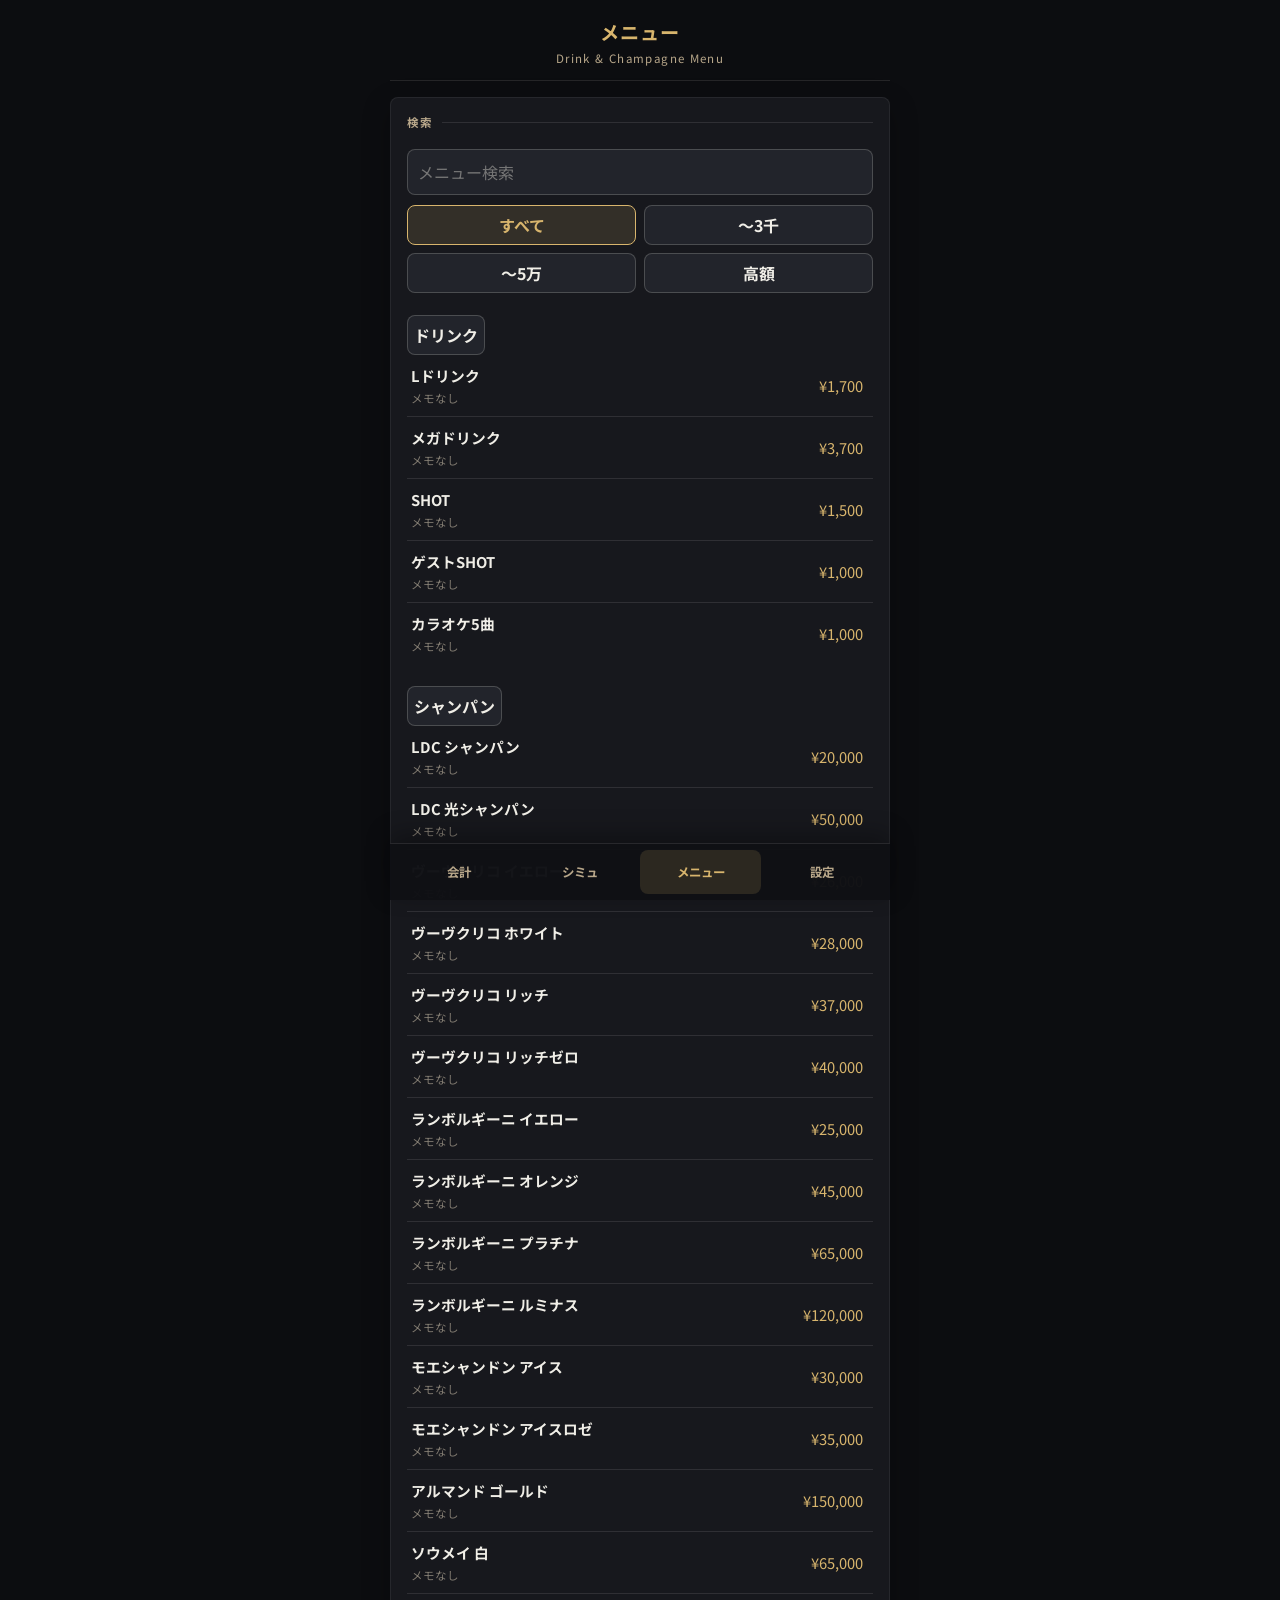
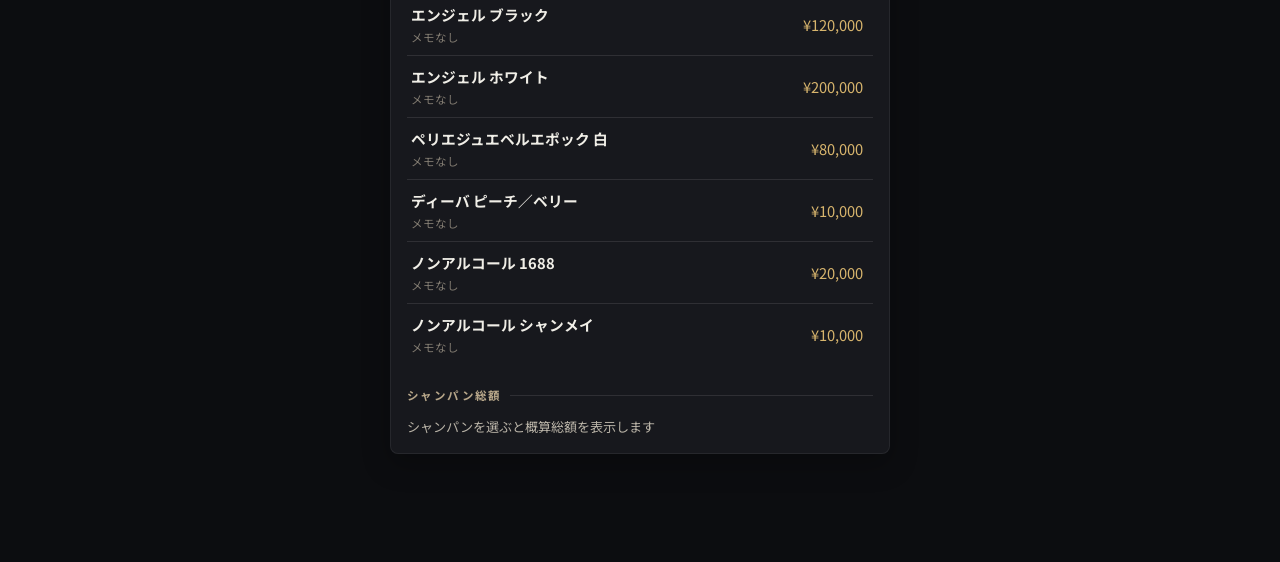
<file: menu.html>
<!DOCTYPE html>
<html lang="ja">
<head>
  <meta charset="UTF-8">
  <meta name="viewport" content="width=device-width, initial-scale=1.0, maximum-scale=1.0, user-scalable=no">
  <title>メニュー画面</title>
  <meta name="apple-mobile-web-app-capable" content="yes">
  <meta name="apple-mobile-web-app-status-bar-style" content="black-translucent">
  <meta name="mobile-web-app-capable" content="yes">
  <link rel="manifest" href="manifest.json">
  <link rel="apple-touch-icon" href="icons/icon-192x192.png">
  <link href="https://fonts.googleapis.com/css2?family=Noto+Sans+JP:wght@400;500;700&display=swap" rel="stylesheet">

  <style>
    * { box-sizing: border-box; }

    body {
      font-family: var(--font);
      margin: 0;
      padding: 0 12px 24px;
      background: var(--bg);
      color: var(--text-1);
      display: flex;
      flex-direction: column;
      align-items: center;
      min-height: 100vh;
    }

    h2 {
      text-align: center;
      margin: 0 0 24px;
      color: var(--primary);
      font-size: 1.25rem;
      letter-spacing: 0.06em;
    }

    .container,
    .menu-content {
      max-width: 500px;
      width: 100%;
      background: var(--surface);
      border-radius: var(--radius);
      box-shadow: 0 1px 4px rgba(0,0,0,0.35);
    }

    .container {
      padding: 24px 16px 18px;
      text-align: center;
      margin: 18px 0 12px;
    }

    .menu-item { margin-bottom: 12px; }
    .menu-item:last-child { margin-bottom: 0; }

    .menu-item a {
      display: block;
      background: var(--primary);
      color: var(--primary-on);
      text-decoration: none;
      padding: 13px 16px;
      border-radius: var(--radius);
      font-size: 0.95rem;
      font-weight: 700;
      transition: opacity 0.2s, transform 0.2s;
    }

    .menu-item a:hover {
      opacity: 0.88;
      transform: translateY(-1px);
    }

    .menu-content {
      padding: 16px;
      margin-top: 0;
    }

    .menu-category { margin-bottom: 22px; }
    .menu-category:last-child { margin-bottom: 0; }

    .menu-category h3 {
      background: var(--surface-hi);
      color: var(--text-1);
      padding: 10px 12px;
      border-radius: var(--radius);
      margin: 0 0 10px;
      font-size: 0.82rem;
      letter-spacing: 0.12em;
      text-align: left;
    }

    .menu-list {
      list-style: none;
      padding: 0;
      margin: 0;
    }

    .menu-list li {
      display: flex;
      justify-content: space-between;
      gap: 12px;
      padding: 10px 4px;
      border-bottom: 1px solid var(--divider);
      font-size: 0.92rem;
    }

    .menu-list li:last-child { border-bottom: none; }

    .menu-item-name {
      font-weight: 700;
      color: var(--text-1);
      flex-grow: 1;
      text-align: left;
    }

    .menu-item-price {
      font-weight: 700;
      color: var(--primary);
      text-align: right;
      white-space: nowrap;
      font-variant-numeric: tabular-nums;
    }

    #updateNotification {
      display: none;
      text-align: center;
      padding: 10px 14px;
      background: rgba(130,170,204,0.1);
      border: 1px solid rgba(130,170,204,0.35);
      color: var(--primary);
      margin-top: 16px;
      margin-bottom: 12px;
      border-radius: var(--radius);
      font-size: 0.82rem;
      width: 100%;
      max-width: 500px;
    }

    #updateNotification button {
      background: var(--primary);
      color: var(--primary-on);
      border: none;
      padding: 6px 12px;
      border-radius: 6px;
      margin-left: 8px;
      cursor: pointer;
      font-weight: 700;
    }

    @media (min-width: 600px) {
      .container, .menu-content { padding: 24px; }
    }
  </style>
  <link rel="stylesheet" href="theme.css?v=2.16">
  <script src="app-core.js?v=2.16"></script>
</head>
<body>
  <div class="container">
    <header>
      <h1>メニュー</h1>
      <div class="subtitle">Drink &amp; Champagne Menu</div>
    </header>

    <div id="updateNotification">
      v2.16 の更新があります <button id="updateButton">今すぐ更新</button>
    </div>

  <div class="menu-content card">
    <div class="menu-category">
      <h3>検索</h3>
      <input id="menu-search" class="filter-input" type="search" placeholder="メニュー検索">
      <div class="price-filter-row" id="price-filter-row" style="margin-top:10px;">
        <button type="button" class="active" data-max="all">すべて</button>
        <button type="button" data-max="3000">〜3千</button>
        <button type="button" data-max="50000">〜5万</button>
        <button type="button" data-max="999999">高額</button>
      </div>
    </div>

    <div class="menu-category" data-category="drinks">
      <button class="category-toggle" type="button" data-toggle="drink-list">ドリンク</button>
      <ul class="menu-list" id="drink-list"></ul>
    </div>

    <div class="menu-category" data-category="champagnes">
      <button class="category-toggle" type="button" data-toggle="champagne-list">シャンパン</button>
      <ul class="menu-list" id="champagne-list"></ul>
    </div>

    <div class="menu-category">
      <h3>シャンパン総額</h3>
      <div class="budget-insight" id="champagne-mini-sim">シャンパンを選ぶと概算総額を表示します</div>
    </div>
  </div>
</div>

  <nav class="bottom-tabs" aria-label="画面切り替え">
    <a class="bottom-tab" href="index.html">会計</a>
    <a class="bottom-tab" href="simulation.html">シミュ</a>
    <button class="bottom-tab tab-current" type="button" disabled>メニュー</button>
    <a class="bottom-tab" href="settings.html">設定</a>
  </nav>

  <script>
    const profile = AppCore.getActiveProfile();
    let currentFilter = 'all';

    function yen(n) { return '¥' + Number(n || 0).toLocaleString(); }

    function currentBaseTotal() {
      const session = AppCore.loadSession();
      if (!session) return 0;
      const bill = AppCore.calculateBill(profile, session.timer?.setCount || 0, session.drinkQty || {}, session.customDefs || {}, {});
      return bill.total;
    }

    function passesFilter(item) {
      const query = document.getElementById('menu-search').value.trim().toLowerCase();
      const matchQuery = !query || item.name.toLowerCase().includes(query);
      const max = currentFilter === 'all' ? Infinity : Number(currentFilter);
      const matchPrice = currentFilter === '999999' ? item.price > 50000 : item.price <= max;
      return matchQuery && matchPrice;
    }

    function renderList(listId, items, champagne) {
      const ul = document.getElementById(listId);
      const rows = items.filter(passesFilter);
      ul.innerHTML = rows.length ? rows.map(item => `
        <li data-price="${item.price}" data-name="${item.name}">
          <span>
            <span class="menu-item-name">${item.name}</span>
            <span class="menu-note">${item.note || 'メモなし'}</span>
          </span>
          <button type="button" class="menu-item-price" data-champagne="${champagne ? item.id : ''}">${yen(item.price)}</button>
        </li>
      `).join('') : '<li><span class="menu-item-name">該当なし</span><span class="menu-item-price">—</span></li>';
    }

    function renderMenus() {
      renderList('drink-list', profile.drinks, false);
      renderList('champagne-list', profile.champagnes, true);
    }

    function showChampagneTotal(id) {
      const ch = profile.champagnes.find(item => item.id === id);
      if (!ch) return;
      const base = currentBaseTotal();
      const subtotal = ch.price;
      const service = Math.floor(subtotal * profile.serviceRate);
      const tax = Math.floor((subtotal + service) * profile.taxRate);
      const add = Math.round((subtotal + service + tax) / 100) * 100;
      document.getElementById('champagne-mini-sim').textContent = `${ch.name}を入れると、現在会計から概算 ${yen(base + add)}（追加 ${yen(add)}）`;
    }

    document.addEventListener('DOMContentLoaded', () => {
      renderMenus();
      document.getElementById('menu-search').addEventListener('input', renderMenus);
      document.getElementById('price-filter-row').addEventListener('click', e => {
        const btn = e.target.closest('button[data-max]');
        if (!btn) return;
        currentFilter = btn.dataset.max;
        document.querySelectorAll('#price-filter-row button').forEach(b => b.classList.toggle('active', b === btn));
        renderMenus();
      });
      document.querySelectorAll('.category-toggle').forEach(btn => {
        btn.addEventListener('click', () => {
          const list = document.getElementById(btn.dataset.toggle);
          list.hidden = !list.hidden;
        });
      });
      document.getElementById('champagne-list').addEventListener('click', e => {
        const btn = e.target.closest('[data-champagne]');
        if (btn && btn.dataset.champagne) showChampagneTotal(btn.dataset.champagne);
      });
    });

    // Service Workerの更新通知と処理 (index.htmlと共通)
    let serviceWorkerNewWorker; // Service Workerの新しいインスタンスを保持

    function showUpdateBar() {
      const updateNotification = document.getElementById('updateNotification');
      const updateButton = document.getElementById('updateButton');

      if (updateNotification && updateButton) {
        updateNotification.style.display = 'block';
        updateButton.addEventListener('click', () => {
          if (serviceWorkerNewWorker) {
            serviceWorkerNewWorker.postMessage({ action: 'skipWaiting' }); // Service Workerに更新を指示
          }
        });
      }
    }

    // Service Workerの登録部分にイベントリスナーを追加 (index.htmlと共通)
    if ('serviceWorker' in navigator) {
      window.addEventListener('load', () => {
        navigator.serviceWorker.register('./service-worker.js?v=2.16', { updateViaCache: 'none' })
          .then(reg => {
            console.log('ServiceWorker registration successful with scope: ', reg.scope);
            reg.update();

            reg.addEventListener('updatefound', () => {
              serviceWorkerNewWorker = reg.installing; // 新しいService Workerを保存

              serviceWorkerNewWorker.addEventListener('statechange', () => {
                if (serviceWorkerNewWorker.state === 'installed') {
                  if (navigator.serviceWorker.controller) {
                    showUpdateBar(); // 更新ボタンを表示
                  }
                }
              });
            });
          })
          .catch(err => {
            console.log('ServiceWorker registration failed: ', err);
          });

        // 新しいService Workerがアクティブ化されたらページをリロード
        navigator.serviceWorker.addEventListener('controllerchange', () => {
          window.location.reload();
        });
      });
    }
  </script>
</body>
</html>
</file>
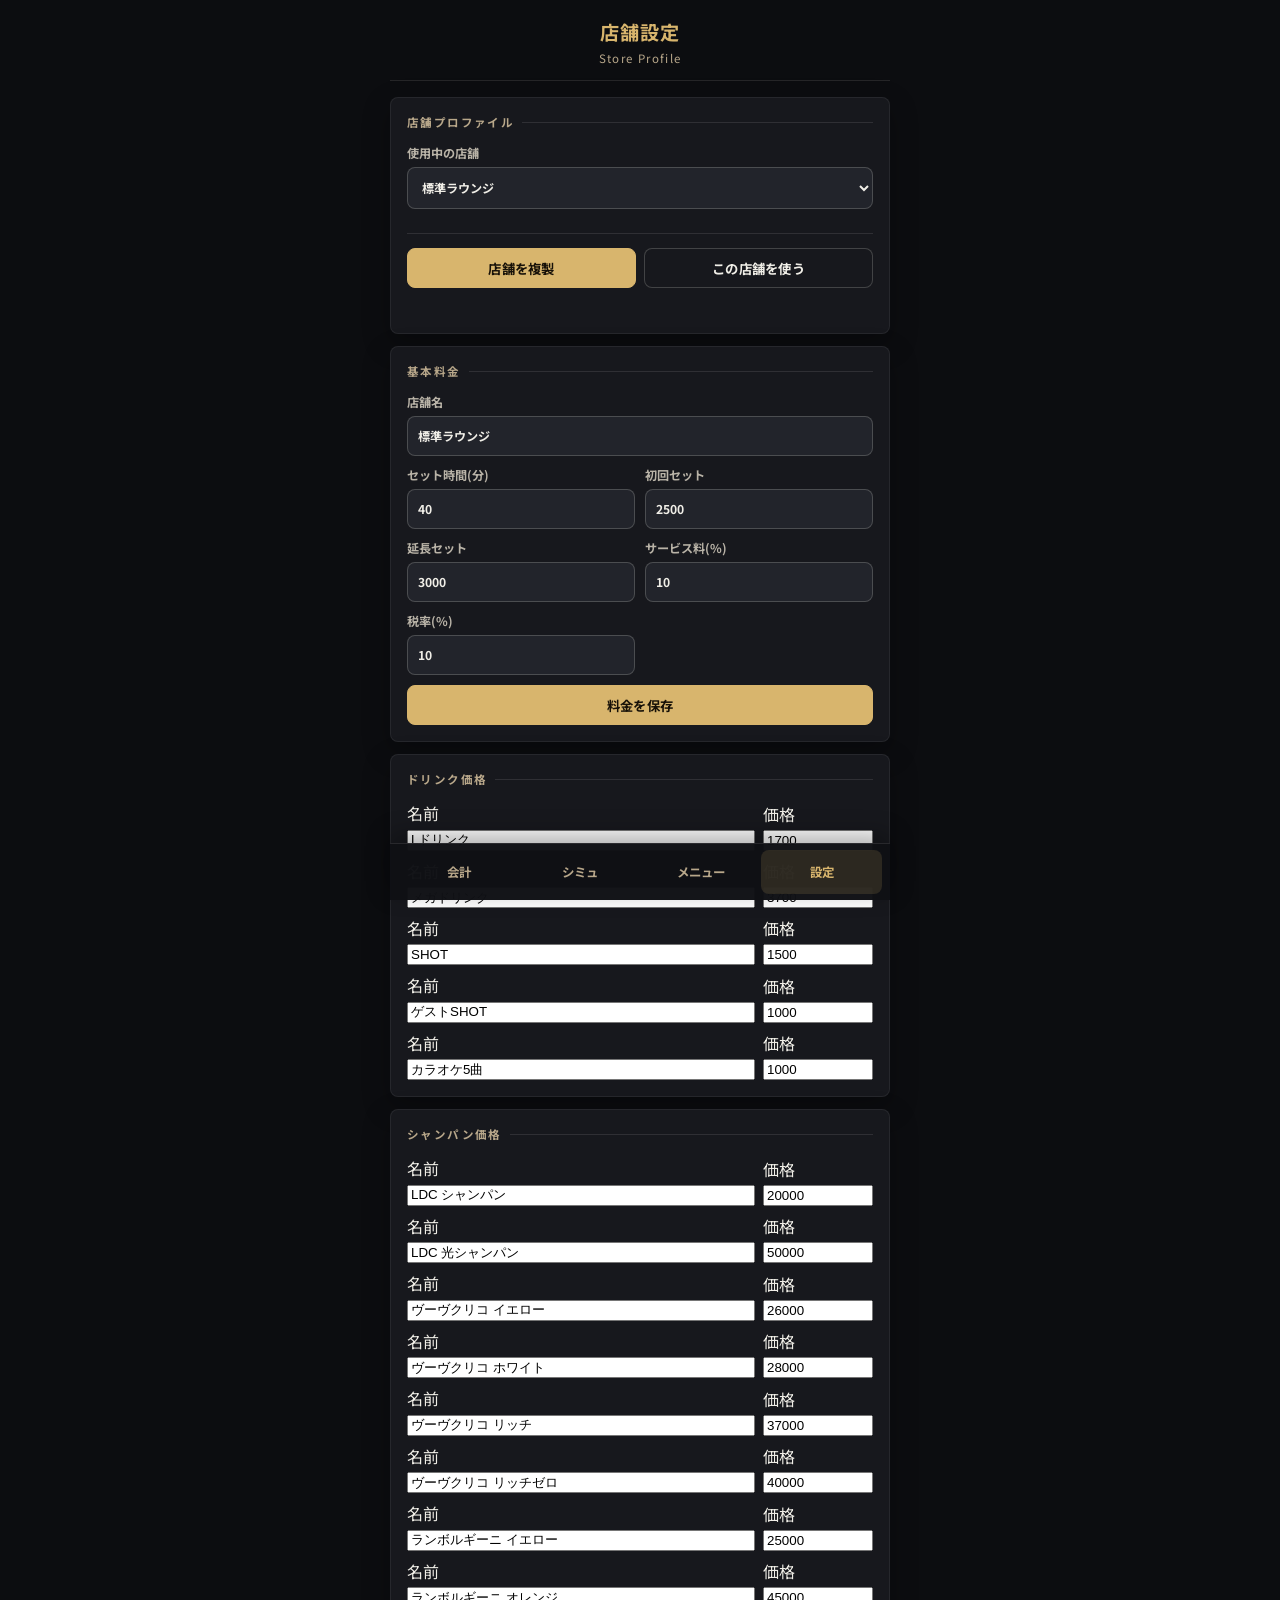
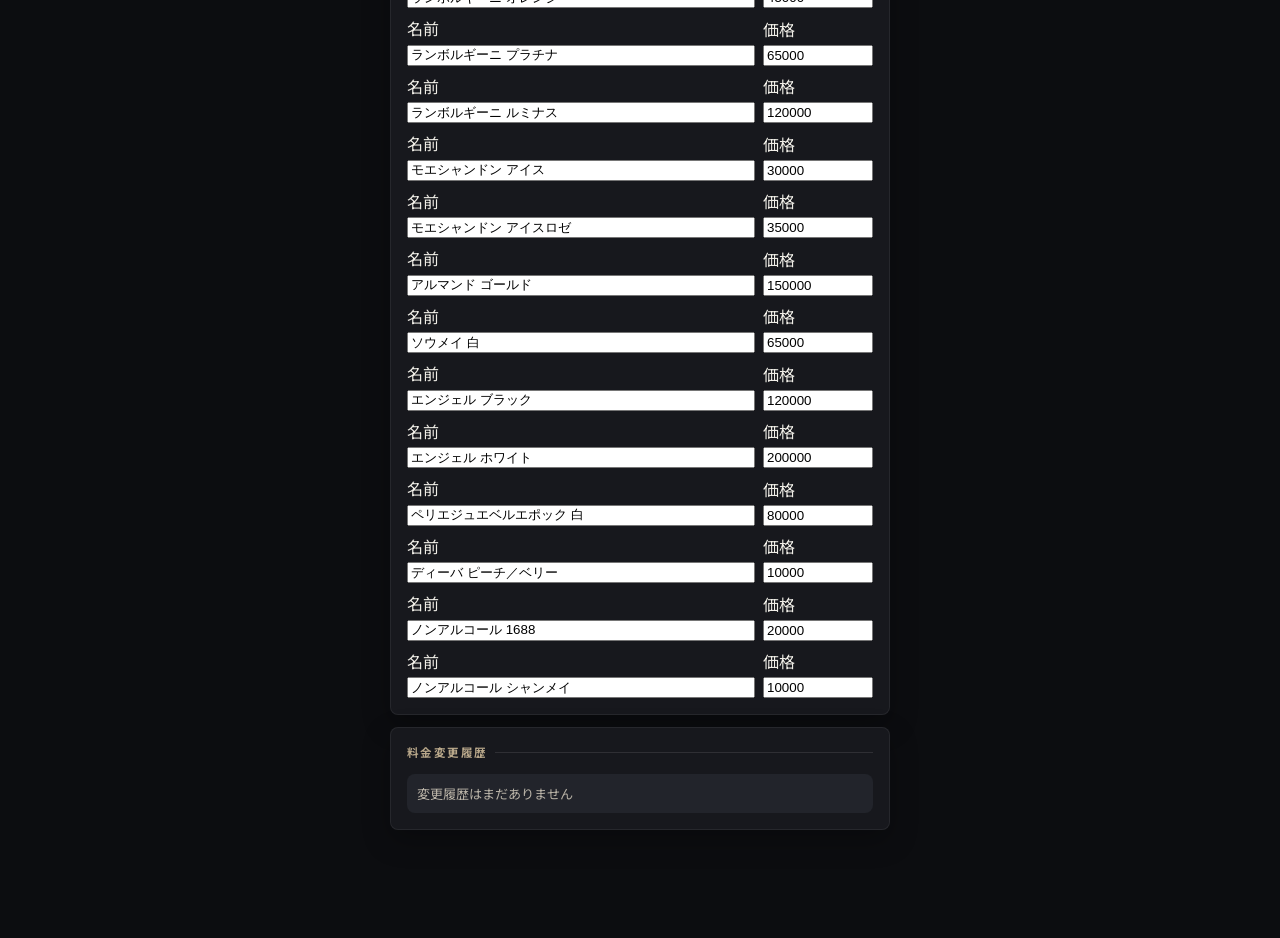
<file: settings.html>
<!DOCTYPE html>
<html lang="ja">
<head>
  <meta charset="UTF-8">
  <meta name="viewport" content="width=device-width, initial-scale=1.0, maximum-scale=1.0, user-scalable=no">
  <title>店舗設定</title>
  <meta name="apple-mobile-web-app-capable" content="yes">
  <meta name="apple-mobile-web-app-status-bar-style" content="black-translucent">
  <meta name="mobile-web-app-capable" content="yes">
  <link rel="manifest" href="manifest.json">
  <link rel="apple-touch-icon" href="icons/icon-192x192.png">
  <link href="https://fonts.googleapis.com/css2?family=Noto+Sans+JP:wght@400;500;700&display=swap" rel="stylesheet">
  <link rel="stylesheet" href="theme.css?v=2.16">
  <script src="app-core.js?v=2.16"></script>
  <style>
    body { padding-bottom: 96px; }
    .settings-form { display: grid; gap: 10px; }
    .settings-grid { display: grid; grid-template-columns: repeat(2, minmax(0, 1fr)); gap: 10px; }
    .settings-form label { color: var(--text-2); font-size: 0.76rem; font-weight: 700; }
    .editable-list { display: grid; gap: 8px; }
    .editable-row { display: grid; grid-template-columns: 1fr 110px; gap: 8px; align-items: end; }
    .editable-row label { min-width: 0; }
    .editable-row input { width: 100%; min-width: 0; }
    .revision-list { display: grid; gap: 8px; max-height: 220px; overflow: auto; }
    .revision-item { padding: 10px; border-radius: var(--r-sm); background: var(--surface-hi); color: var(--text-2); font-size: 0.82rem; }
    .save-note { color: var(--success); font-size: 0.86rem; min-height: 1.4em; }
    @media (max-width: 380px) {
      .settings-grid,
      .editable-row { grid-template-columns: 1fr; }
    }
  </style>
</head>
<body>
<div class="container">
  <header>
    <h1>店舗設定</h1>
    <div class="subtitle">Store Profile</div>
  </header>

  <div id="updateNotification">
    v2.16 の更新があります <button id="updateButton">今すぐ更新</button>
  </div>

  <div class="card">
    <div class="card-title">店舗プロファイル</div>
    <div class="settings-form">
      <label>使用中の店舗<select id="profile-select"></select></label>
      <div class="card-actions">
        <button class="btn btn-primary" id="new-profile" type="button">店舗を複製</button>
        <button class="btn btn-ghost" id="set-active" type="button">この店舗を使う</button>
      </div>
      <div class="save-note" id="save-note"></div>
    </div>
  </div>

  <div class="card">
    <div class="card-title">基本料金</div>
    <div class="settings-form">
      <label>店舗名<input id="profile-name" type="text"></label>
      <div class="settings-grid">
        <label>セット時間(分)<input id="set-minutes" type="number" min="1" step="1"></label>
        <label>初回セット<input id="first-set" type="number" min="0" step="100"></label>
        <label>延長セット<input id="extension-set" type="number" min="0" step="100"></label>
        <label>サービス料(%)<input id="service-rate" type="number" min="0" step="1"></label>
        <label>税率(%)<input id="tax-rate" type="number" min="0" step="1"></label>
      </div>
      <button class="btn btn-save" id="save-profile" type="button">料金を保存</button>
    </div>
  </div>

  <div class="card">
    <div class="card-title">ドリンク価格</div>
    <div class="editable-list" id="drink-list"></div>
  </div>

  <div class="card">
    <div class="card-title">シャンパン価格</div>
    <div class="editable-list" id="champagne-list"></div>
  </div>

  <div class="card">
    <div class="card-title">料金変更履歴</div>
    <div class="revision-list" id="revision-list"></div>
  </div>
</div>

<nav class="bottom-tabs" aria-label="画面切り替え">
  <a class="bottom-tab" href="index.html">会計</a>
  <a class="bottom-tab" href="simulation.html">シミュ</a>
  <a class="bottom-tab" href="menu.html">メニュー</a>
  <button class="bottom-tab tab-current" type="button" disabled>設定</button>
</nav>

<script>
(function () {
  const $ = id => document.getElementById(id);
  let profiles = AppCore.getProfiles();
  let current = AppCore.getActiveProfile();
  let swNewWorker;

  function showNote(text) {
    $('save-note').textContent = text;
    setTimeout(() => { $('save-note').textContent = ''; }, 1800);
  }

  function renderSelect() {
    $('profile-select').innerHTML = profiles.map(p => `<option value="${p.id}">${p.name}</option>`).join('');
    $('profile-select').value = current.id;
  }

  function rowHtml(kind, item) {
    return `
      <div class="editable-row" data-kind="${kind}" data-id="${item.id}">
        <label>名前<input class="item-name" type="text" value="${item.name || ''}"></label>
        <label>価格<input class="item-price" type="number" min="0" step="100" value="${item.price || 0}"></label>
      </div>`;
  }

  function renderForm() {
    $('profile-name').value = current.name || '';
    $('set-minutes').value = current.setMinutes || 40;
    $('first-set').value = current.firstSetPrice || 0;
    $('extension-set').value = current.extensionSetPrice || 0;
    $('service-rate').value = Math.round((current.serviceRate || 0) * 100);
    $('tax-rate').value = Math.round((current.taxRate || 0) * 100);
    $('drink-list').innerHTML = current.drinks.map(item => rowHtml('drink', item)).join('');
    $('champagne-list').innerHTML = current.champagnes.map(item => rowHtml('champagne', item)).join('');
    const revisions = current.revisions || [];
    $('revision-list').innerHTML = revisions.length
      ? revisions.slice().reverse().map(r => `<div class="revision-item">${new Date(r.at).toLocaleString('ja-JP')} / ${r.summary}</div>`).join('')
      : '<div class="revision-item">変更履歴はまだありません</div>';
  }

  function collectProfile() {
    const next = AppCore.clone(current);
    next.name = $('profile-name').value.trim() || '未設定店舗';
    next.setMinutes = parseInt($('set-minutes').value) || 40;
    next.firstSetPrice = parseInt($('first-set').value) || 0;
    next.extensionSetPrice = parseInt($('extension-set').value) || 0;
    next.serviceRate = (parseInt($('service-rate').value) || 0) / 100;
    next.taxRate = (parseInt($('tax-rate').value) || 0) / 100;
    document.querySelectorAll('.editable-row').forEach(row => {
      const list = row.dataset.kind === 'drink' ? next.drinks : next.champagnes;
      const item = list.find(x => x.id === row.dataset.id);
      if (item) {
        item.name = row.querySelector('.item-name').value.trim() || item.name;
        item.price = parseInt(row.querySelector('.item-price').value) || 0;
      }
    });
    next.updatedAt = Date.now();
    next.revisions = Array.isArray(next.revisions) ? next.revisions : [];
    next.revisions.push({ at: Date.now(), summary: '料金設定を保存' });
    next.revisions = next.revisions.slice(-20);
    return next;
  }

  function saveProfile() {
    const next = collectProfile();
    profiles = profiles.map(p => p.id === next.id ? next : p);
    current = next;
    AppCore.saveProfiles(profiles);
    AppCore.setActiveProfile(next.id);
    renderSelect();
    renderForm();
    showNote('保存しました');
  }

  function showUpdateBar() {
    const n = $('updateNotification');
    if (n) n.style.display = 'block';
    const b = $('updateButton');
    if (b) b.addEventListener('click', () => { if (swNewWorker) swNewWorker.postMessage({ action: 'skipWaiting' }); });
  }

  document.addEventListener('DOMContentLoaded', () => {
    renderSelect();
    renderForm();
    $('profile-select').addEventListener('change', e => {
      current = profiles.find(p => p.id === e.target.value) || profiles[0];
      renderForm();
    });
    $('set-active').addEventListener('click', () => {
      AppCore.setActiveProfile(current.id);
      showNote('この店舗を使用します');
    });
    $('new-profile').addEventListener('click', () => {
      const copy = AppCore.clone(current);
      copy.id = `store_${Date.now()}`;
      copy.name = `${copy.name} コピー`;
      copy.revisions = [{ at: Date.now(), summary: '店舗を複製' }];
      profiles.push(copy);
      current = copy;
      AppCore.saveProfiles(profiles);
      renderSelect();
      renderForm();
    });
    $('save-profile').addEventListener('click', saveProfile);

    if ('serviceWorker' in navigator) {
      window.addEventListener('load', () => {
        navigator.serviceWorker.register('./service-worker.js?v=2.16', { updateViaCache: 'none' })
          .then(reg => {
            reg.update();
            reg.addEventListener('updatefound', () => {
              swNewWorker = reg.installing;
              swNewWorker.addEventListener('statechange', () => {
                if (swNewWorker.state === 'installed' && navigator.serviceWorker.controller) showUpdateBar();
              });
            });
          }).catch(e => console.log('SW:', e));
        navigator.serviceWorker.addEventListener('controllerchange', () => window.location.reload());
      });
    }
  });
})();
</script>
</body>
</html>
</file>
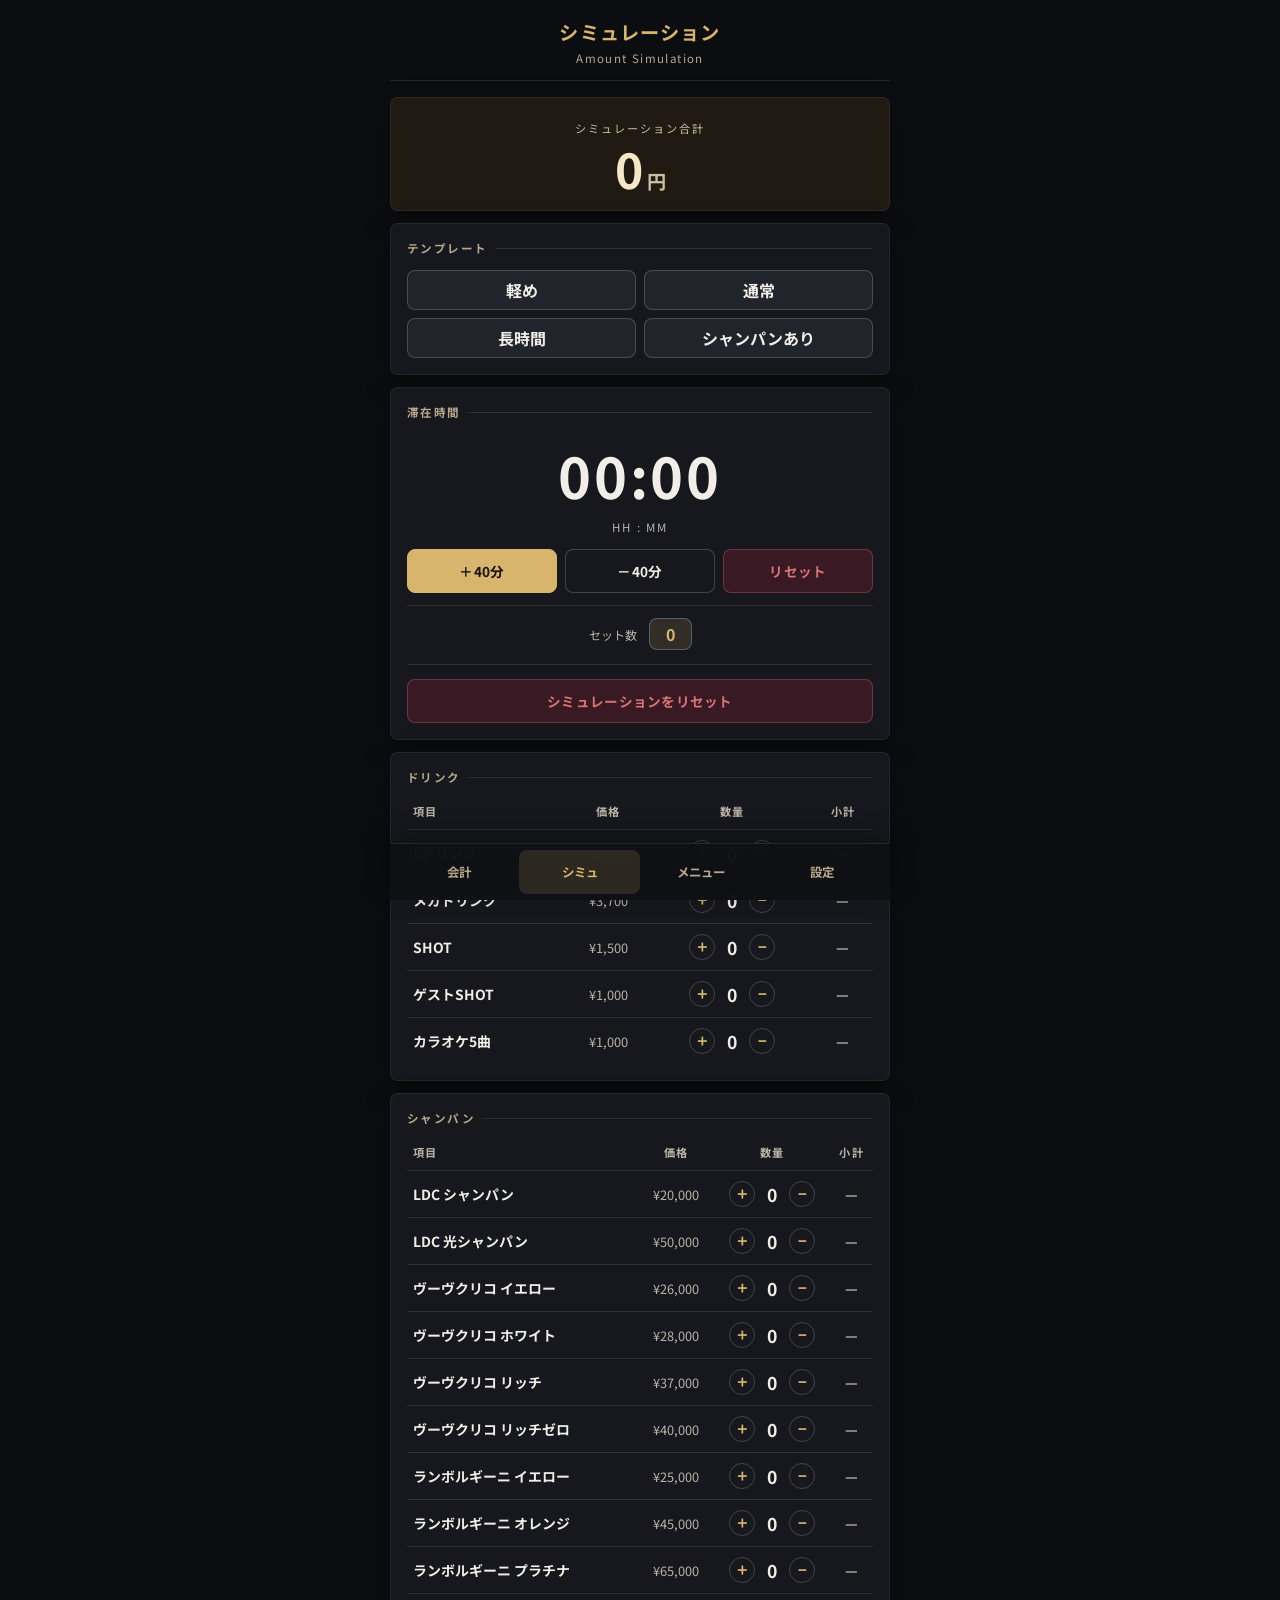
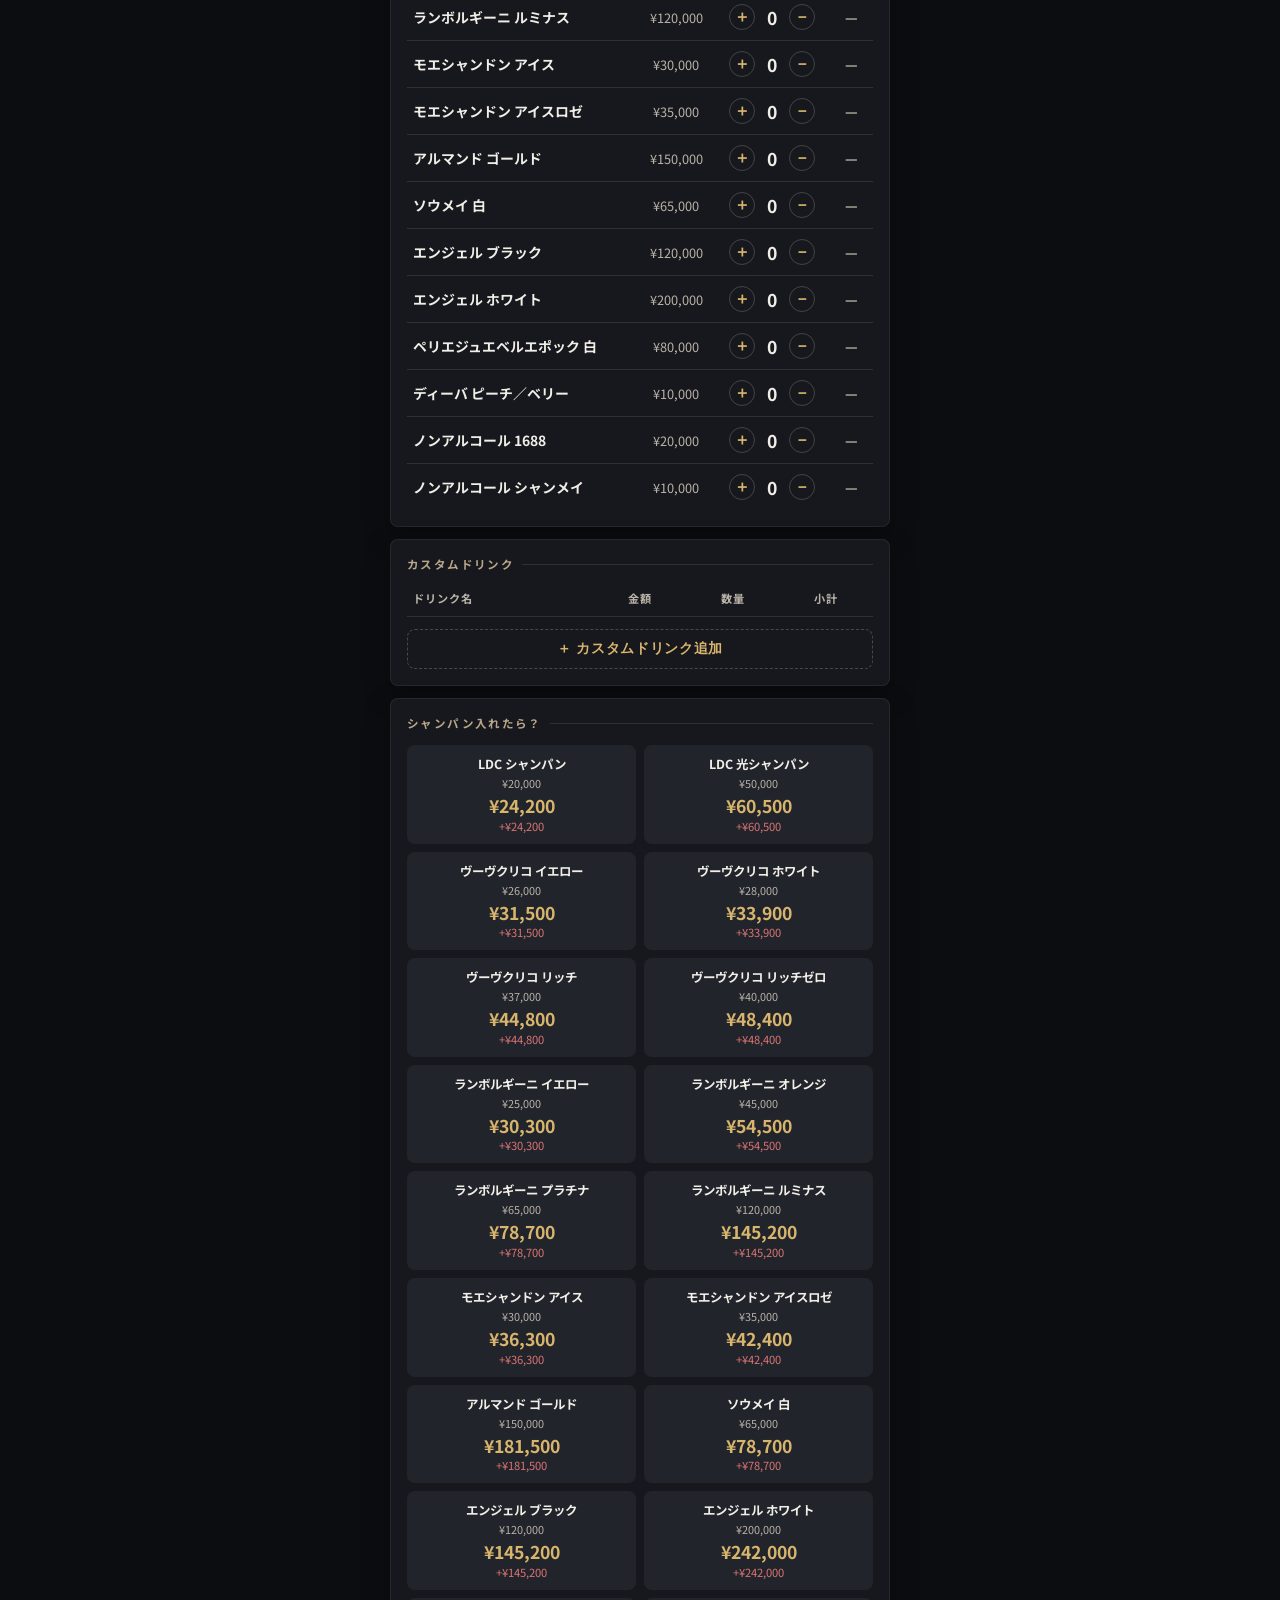
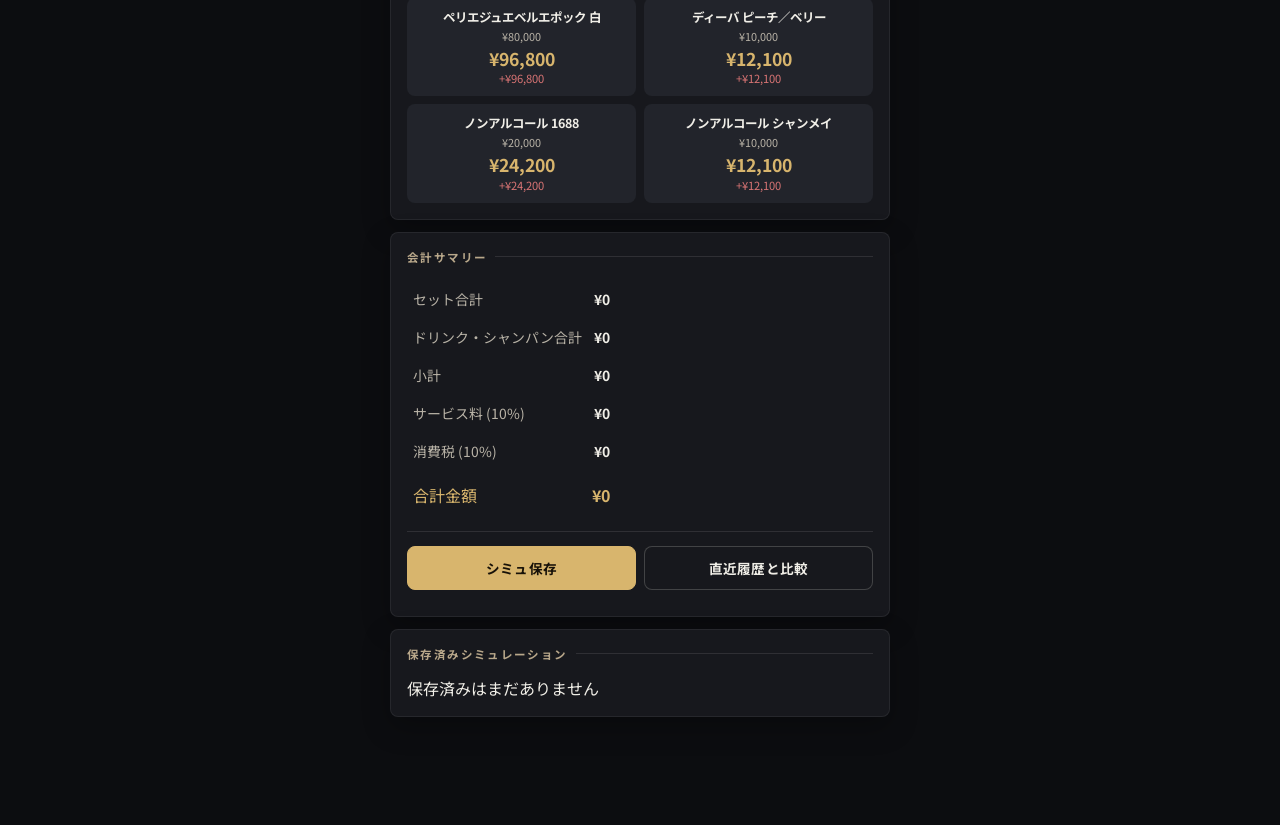
<file: simulation.html>
<!DOCTYPE html>
<html lang="ja">
<head>
  <meta charset="UTF-8">
  <meta name="viewport" content="width=device-width, initial-scale=1.0, maximum-scale=1.0, user-scalable=no">
  <title>金額シミュレーション</title>
  <meta name="apple-mobile-web-app-capable" content="yes">
  <meta name="apple-mobile-web-app-status-bar-style" content="black-translucent">
  <meta name="mobile-web-app-capable" content="yes">
  <link rel="manifest" href="manifest.json">
  <link rel="apple-touch-icon" href="icons/icon-192x192.png">
  <link href="https://fonts.googleapis.com/css2?family=Noto+Sans+JP:wght@400;500;700&display=swap" rel="stylesheet">

  <style>
    * { box-sizing: border-box; margin: 0; padding: 0; }

    body {
      font-family: var(--font);
      background: var(--bg);
      color: var(--text-1);
      min-height: 100vh;
      padding: 0 12px 80px;
    }

    .container { max-width: 500px; margin: auto; }

    header {
      text-align: center;
      padding: 18px 4px 14px;
      border-bottom: 1px solid var(--divider);
      margin-bottom: 16px;
    }
    header h1 {
      font-size: 1.2rem;
      font-weight: 700;
      color: var(--primary);
      letter-spacing: 0.06em;
    }
    header .subtitle {
      font-size: 0.72rem;
      color: var(--text-2);
      letter-spacing: 0.12em;
      margin-top: 4px;
    }

    /* カード */
    .card {
      background: var(--surface);
      border-radius: var(--radius);
      padding: 16px;
      margin-bottom: 12px;
      box-shadow: 0 1px 4px rgba(0,0,0,0.35);
    }
    .card-title {
      font-size: 0.72rem;
      font-weight: 700;
      color: var(--text-2);
      letter-spacing: 0.12em;
      text-transform: uppercase;
      margin-bottom: 14px;
      display: flex;
      align-items: center;
      gap: 8px;
    }
    .card-title::after {
      content: '';
      flex: 1;
      height: 1px;
      background: var(--divider);
    }

    /* 合計金額表示 */
    #sim-total-card {
      background: var(--primary-cont);
      text-align: center;
      padding: 22px 16px 18px;
    }
    #sim-total-label {
      font-size: 0.7rem;
      letter-spacing: 0.18em;
      color: var(--primary-txt);
      opacity: 0.8;
      text-transform: uppercase;
      margin-bottom: 8px;
    }
    #simulation_grand_total {
      font-size: 3rem;
      font-weight: 700;
      color: var(--primary-txt);
      line-height: 1;
      font-variant-numeric: tabular-nums;
    }
    #simulation_grand_total span { font-size: 1.2rem; margin-left: 4px; opacity: 0.8; }

    /* 滞在時間コントロール */
    .time-display {
      font-size: 3.5rem;
      font-weight: 700;
      color: var(--text-1);
      text-align: center;
      letter-spacing: 0.05em;
      margin-bottom: 14px;
      font-variant-numeric: tabular-nums;
    }
    .time-sub {
      font-size: 0.72rem;
      color: var(--text-2);
      text-align: center;
      margin-top: -10px;
      margin-bottom: 14px;
      letter-spacing: 0.15em;
    }
    .time-control-buttons {
      display: grid;
      grid-template-columns: 1fr 1fr 1fr;
      gap: 8px;
    }
    .btn {
      padding: 11px 8px;
      border: 1px solid var(--outline);
      border-radius: var(--radius);
      font-family: var(--font);
      font-size: 0.85rem;
      font-weight: 700;
      cursor: pointer;
      transition: all 0.2s;
      letter-spacing: 0.02em;
    }
    .btn-primary { background: var(--primary); color: var(--primary-on); border-color: var(--primary); }
    .btn-primary:hover { opacity: 0.88; }
    .btn-ghost { background: transparent; color: var(--text-1); }
    .btn-ghost:hover { background: var(--primary-dim); border-color: rgba(130,170,204,0.35); }
    .btn-danger { background: transparent; color: var(--error); border-color: rgba(242,139,130,0.4); }
    .btn-danger:hover { background: rgba(242,139,130,0.12); }

    /* セット数表示バッジ */
    .set-info {
      display: flex;
      align-items: center;
      justify-content: center;
      gap: 12px;
      margin-top: 12px;
      padding-top: 12px;
      border-top: 1px solid var(--divider);
    }
    .set-info-label { font-size: 0.75rem; color: var(--text-2); }
    .set-badge {
      display: inline-block;
      background: var(--primary-dim);
      border: 1px solid rgba(130,170,204,0.4);
      color: var(--primary);
      border-radius: var(--radius);
      padding: 3px 16px;
      font-size: 1rem;
      font-weight: 700;
    }

    /* ドリンクテーブル */
    .drink-table { width: 100%; border-collapse: collapse; }
    .drink-table thead th {
      font-size: 0.7rem;
      font-weight: 700;
      color: var(--text-2);
      text-transform: uppercase;
      letter-spacing: 0.1em;
      padding: 4px 6px 10px;
      text-align: center;
      border-bottom: 1px solid var(--divider);
    }
    .drink-table thead th:first-child { text-align: left; }
    .drink-table tbody tr {
      border-bottom: 1px solid var(--divider);
      transition: background 0.15s;
    }
    .drink-table tbody tr:hover { background: rgba(255,255,255,0.04); }
    .drink-table tbody tr:last-child { border-bottom: none; }
    .drink-table td {
      padding: 10px 6px;
      font-size: 0.87rem;
      text-align: center;
      vertical-align: middle;
    }
    .drink-table td:first-child { text-align: left; font-weight: 700; }
    .drink-table .price-col { color: var(--text-2); font-size: 0.8rem; }
    .drink-table .total-col { color: var(--primary); font-weight: 700; font-size: 0.87rem; }
    .drink-table .total-col.zero { color: var(--text-2); }

    /* 数量コントロール */
    .qty-control {
      display: flex;
      align-items: center;
      justify-content: center;
      gap: 6px;
    }
    .qty-btn {
      width: 26px;
      height: 26px;
      border-radius: 50%;
      border: 1px solid var(--outline);
      background: transparent;
      color: var(--primary);
      font-size: 1rem;
      font-weight: 700;
      cursor: pointer;
      display: flex;
      align-items: center;
      justify-content: center;
      transition: all 0.15s;
      flex-shrink: 0;
    }
    .qty-btn:hover { background: var(--primary-dim); border-color: var(--primary); }
    .qty-val {
      font-size: 1.1rem;
      font-weight: 700;
      min-width: 22px;
      text-align: center;
      font-variant-numeric: tabular-nums;
    }

    /* カスタムドリンク入力 */
    .custom-input {
      background: var(--surface-hi);
      border: 1px solid var(--outline);
      border-radius: 6px;
      padding: 5px 8px;
      color: var(--text-1);
      font-family: var(--font);
      font-size: 0.82rem;
      outline: none;
    }
    .custom-input:focus { border-color: var(--primary); }
    .custom-input.name-input { width: 100%; display: block; margin-bottom: 4px; }
    .custom-input.price-input { width: 70px; text-align: right; }

    .add-custom-btn {
      width: 100%;
      padding: 10px;
      margin-top: 12px;
      background: transparent;
      border: 1px dashed rgba(130,170,204,0.35);
      border-radius: var(--radius);
      color: var(--primary);
      font-size: 0.85rem;
      font-weight: 700;
      cursor: pointer;
      letter-spacing: 0.05em;
      transition: all 0.2s;
    }
    .add-custom-btn:hover { background: var(--primary-dim); border-style: solid; }

    /* シャンパンシミュ */
    .champ-sim-grid { display: grid; grid-template-columns: 1fr 1fr; gap: 8px; }
    .champ-sim-item { background: var(--surface-hi); border-radius: var(--radius); padding: 10px; text-align: center; transition: background 0.2s; }
    .champ-sim-item:hover { background: rgba(255,255,255,0.08); }
    .champ-sim-name { font-size: 0.78rem; font-weight: 700; margin-bottom: 2px; white-space: nowrap; overflow: hidden; text-overflow: ellipsis; }
    .champ-sim-price { font-size: 0.68rem; color: var(--text-2); margin-bottom: 6px; }
    .champ-sim-total { font-size: 1.1rem; font-weight: 700; color: var(--primary); line-height: 1; }
    .champ-sim-diff { font-size: 0.7rem; color: var(--error); margin-top: 3px; }
    @media (max-width: 380px) { .champ-sim-grid { grid-template-columns: 1fr; } }

    /* サマリーテーブル */
    .summary-table tr { border-bottom: 1px solid var(--divider); }
    .summary-table tr:last-child { border-bottom: none; }
    .summary-table td { padding: 8px 4px; font-size: 0.87rem; }
    .summary-table td:first-child { color: var(--text-2); }
    .summary-table td:last-child { text-align: right; font-weight: 700; }
    .summary-table .total-row td { padding-top: 12px; font-size: 1rem; color: var(--primary); }

    /* PWA更新通知 */
    #updateNotification {
      display: none;
      background: rgba(130,170,204,0.1);
      border: 1px solid rgba(130,170,204,0.35);
      border-radius: var(--radius);
      padding: 10px 14px;
      text-align: center;
      font-size: 0.82rem;
      color: var(--primary);
      margin-bottom: 14px;
    }
    #updateButton {
      background: var(--primary);
      color: var(--primary-on);
      border: none;
      padding: 5px 12px;
      border-radius: 5px;
      margin-left: 8px;
      cursor: pointer;
      font-size: 0.8rem;
      font-weight: 700;
    }
  </style>
  <link rel="stylesheet" href="theme.css?v=2.16">
  <script src="app-core.js?v=2.16"></script>
</head>
<body>
<div class="container">
  <header>
    <h1>シミュレーション</h1>
    <div class="subtitle">Amount Simulation</div>
  </header>

  <div id="updateNotification">
    v2.16 の更新があります <button id="updateButton">今すぐ更新</button>
  </div>

  <!-- 合計金額 -->
  <div class="card" id="sim-total-card">
    <div id="sim-total-label">シミュレーション合計</div>
    <div id="simulation_grand_total">0<span>円</span></div>
  </div>

  <div class="card">
    <div class="card-title">テンプレート</div>
    <div class="template-grid">
      <button type="button" data-template="light">軽め</button>
      <button type="button" data-template="normal">通常</button>
      <button type="button" data-template="long">長時間</button>
      <button type="button" data-template="champagne">シャンパンあり</button>
    </div>
  </div>

  <!-- 滞在時間 -->
  <div class="card">
    <div class="card-title">滞在時間</div>
    <div class="time-display" id="simulated_time_display">00:00</div>
    <div class="time-sub">HH : MM</div>
    <div class="time-control-buttons">
      <button class="btn btn-primary" id="add_40_min_button">＋40分</button>
      <button class="btn btn-ghost" id="subtract_40_min_button">－40分</button>
      <button class="btn btn-danger" id="reset_time_button">リセット</button>
    </div>
    <div class="set-info">
      <span class="set-info-label">セット数</span>
      <span class="set-badge" id="sim_set_count">0</span>
    </div>
    <div class="card-actions">
      <button class="btn btn-danger" id="resetSimulationButton">シミュレーションをリセット</button>
    </div>
  </div>

  <!-- ドリンク -->
  <div class="card">
    <div class="card-title">ドリンク</div>
    <table class="drink-table" id="simulationDrinkTable">
      <thead>
        <tr>
          <th>項目</th>
          <th>価格</th>
          <th>数量</th>
          <th>小計</th>
        </tr>
      </thead>
      <tbody>
        <tr>
          <td>Lドリンク</td>
          <td class="price-col" data-price="1700">¥1,700</td>
          <td><div class="qty-control"><button class="qty-btn" data-item="ldrink" data-delta="1">＋</button><span class="qty-val" id="ldrink_qty">0</span><button class="qty-btn" data-item="ldrink" data-delta="-1">－</button></div></td>
          <td class="total-col zero" id="ldrink_total">—</td>
        </tr>
        <tr>
          <td>メガドリンク</td>
          <td class="price-col" data-price="3700">¥3,700</td>
          <td><div class="qty-control"><button class="qty-btn" data-item="megadrink" data-delta="1">＋</button><span class="qty-val" id="megadrink_qty">0</span><button class="qty-btn" data-item="megadrink" data-delta="-1">－</button></div></td>
          <td class="total-col zero" id="megadrink_total">—</td>
        </tr>
        <tr>
          <td>SHOT</td>
          <td class="price-col" data-price="1500">¥1,500</td>
          <td><div class="qty-control"><button class="qty-btn" data-item="shot" data-delta="1">＋</button><span class="qty-val" id="shot_qty">0</span><button class="qty-btn" data-item="shot" data-delta="-1">－</button></div></td>
          <td class="total-col zero" id="shot_total">—</td>
        </tr>
        <tr>
          <td>ゲストSHOT</td>
          <td class="price-col" data-price="1000">¥1,000</td>
          <td><div class="qty-control"><button class="qty-btn" data-item="guestshot" data-delta="1">＋</button><span class="qty-val" id="guestshot_qty">0</span><button class="qty-btn" data-item="guestshot" data-delta="-1">－</button></div></td>
          <td class="total-col zero" id="guestshot_total">—</td>
        </tr>
        <tr>
          <td>カラオケ5曲</td>
          <td class="price-col" data-price="1000">¥1,000</td>
          <td><div class="qty-control"><button class="qty-btn" data-item="karaoke" data-delta="1">＋</button><span class="qty-val" id="karaoke_qty">0</span><button class="qty-btn" data-item="karaoke" data-delta="-1">－</button></div></td>
          <td class="total-col zero" id="karaoke_total">—</td>
        </tr>
      </tbody>
    </table>
  </div>

  <!-- シャンパン -->
  <div class="card">
    <div class="card-title">シャンパン</div>
    <table class="drink-table" id="simulationChampagneTable">
      <thead>
        <tr>
          <th>項目</th>
          <th>価格</th>
          <th>数量</th>
          <th>小計</th>
        </tr>
      </thead>
      <tbody id="champagne_table_body"></tbody>
    </table>
  </div>

  <!-- カスタムドリンク -->
  <div class="card">
    <div class="card-title">カスタムドリンク</div>
    <table class="drink-table" id="addMoreSimDrink">
      <thead>
        <tr>
          <th>ドリンク名</th>
          <th>金額</th>
          <th>数量</th>
          <th>小計</th>
        </tr>
      </thead>
      <tbody id="newSimDrinkRows"></tbody>
    </table>
    <button class="add-custom-btn" id="addNewSimDrinkRowButton">＋ カスタムドリンク追加</button>
  </div>

  <!-- シャンパン入れたら？ -->
  <div class="card">
    <div class="card-title">シャンパン入れたら？</div>
    <div class="champ-sim-grid" id="champ-sim-grid"></div>
  </div>

  <!-- 会計サマリー -->
  <div class="card">
    <div class="card-title">会計サマリー</div>
    <table class="summary-table">
      <tr><td>セット合計</td><td id="sim_set_sum">¥0</td></tr>
      <tr><td>ドリンク・シャンパン合計</td><td id="sim_drink_sum">¥0</td></tr>
      <tr><td>小計</td><td id="sim_subtotal_summary">¥0</td></tr>
      <tr><td>サービス料 (10%)</td><td id="sim_service">¥0</td></tr>
      <tr><td>消費税 (10%)</td><td id="sim_tax">¥0</td></tr>
      <tr class="total-row"><td>合計金額</td><td id="sim_grand_total_summary">¥0</td></tr>
    </table>
    <div class="card-actions">
      <button class="btn btn-save" id="saveSimulationButton">シミュ保存</button>
      <button class="btn btn-ghost" id="compareHistoryButton">直近履歴と比較</button>
    </div>
    <div class="budget-insight" id="sim-compare-result"></div>
  </div>

  <div class="card">
    <div class="card-title">保存済みシミュレーション</div>
    <div id="saved-simulation-list"><div class="history-empty">保存済みはまだありません</div></div>
  </div>
</div>

<nav class="bottom-tabs" aria-label="画面切り替え">
  <a class="bottom-tab" href="index.html">会計</a>
  <button class="bottom-tab tab-current" type="button" disabled>シミュ</button>
  <a class="bottom-tab" href="menu.html">メニュー</a>
  <a class="bottom-tab" href="settings.html">設定</a>
</nav>

<div class="sheet-backdrop" id="confirm-sheet" aria-hidden="true">
  <div class="confirm-sheet-panel">
    <div class="confirm-title" id="confirm-title">確認</div>
    <div class="confirm-message" id="confirm-message">実行しますか？</div>
    <div class="confirm-actions">
      <button type="button" class="btn btn-ghost" id="confirm-cancel">キャンセル</button>
      <button type="button" class="btn btn-danger" id="confirm-ok">実行</button>
    </div>
  </div>
</div>

<script>
(function() {
  const MAX_NEW_DRINKS = 5;

  const $ = id => document.getElementById(id);
  const activeProfile = AppCore.getActiveProfile();
  const SET_DURATION_MINUTES = activeProfile.setMinutes || 40;
  const champagnes = activeProfile.champagnes;

  const prices = {};
  const quantities = {};
  activeProfile.drinks.forEach(d => { prices[d.id] = d.price; quantities[d.id] = 0; });
  const champagneQuantities = {};
  champagnes.forEach(ch => { champagneQuantities[ch.id] = 0; });

  let simulatedTotalMinutes = 0;
  let newDrinkCount = 0;
  let newDrinkIds = [];
  let serviceWorkerNewWorker;
  let pendingConfirm = null;
  let lastTotal = 0;

  function fmt(num) { return num > 0 ? '¥' + num.toLocaleString() : '—'; }
  function fmtPlain(num) { return '¥' + num.toLocaleString(); }

  function formatMinutes(m) {
    const h = Math.floor(m / 60);
    const min = m % 60;
    return `${String(h).padStart(2,'0')}:${String(min).padStart(2,'0')}`;
  }

  function updateItemDisplay(item) {
    const qEl = $(`${item}_qty`);
    const tEl = $(`${item}_total`);
    if (qEl) qEl.textContent = quantities[item];
    if (tEl) {
      const total = (prices[item] || 0) * (quantities[item] || 0);
      tEl.textContent = fmt(total);
      tEl.classList.toggle('zero', total === 0);
    }
  }

  function updateChampagneDisplay(id) {
    const qEl = $(`champagne-qty-${id}`);
    const tEl = $(`champagne-total-${id}`);
    const ch = champagnes.find(c => c.id === id);
    if (!ch) return;
    const qty = champagneQuantities[id] || 0;
    const total = ch.price * qty;
    if (qEl) qEl.textContent = qty;
    if (tEl) {
      tEl.textContent = fmt(total);
      tEl.classList.toggle('zero', total === 0);
    }
  }

  function adjustQuantity(item, delta) {
    quantities[item] = Math.max(0, (quantities[item] || 0) + delta);
    updateItemDisplay(item);
    calculateSimulationTotal();
  }

  function adjustChampagneQuantity(item, delta) {
    champagneQuantities[item] = Math.max(0, champagneQuantities[item] + delta);
    updateChampagneDisplay(item);
    calculateSimulationTotal();
  }

  function calculateSimulationTotal() {
    let setTotal = 0;
    if (simulatedTotalMinutes > 0) {
      const sets = Math.ceil(simulatedTotalMinutes / SET_DURATION_MINUTES);
      setTotal = activeProfile.firstSetPrice + Math.max(0, sets - 1) * activeProfile.extensionSetPrice;
      $('sim_set_count').textContent = sets;
    } else {
      $('sim_set_count').textContent = 0;
    }

    let drinkTotal = 0;
    Object.keys(quantities).forEach(k => { drinkTotal += (prices[k] || 0) * (quantities[k] || 0); });
    champagnes.forEach(ch => { drinkTotal += ch.price * (champagneQuantities[ch.id] || 0); });
    newDrinkIds.forEach(id => { drinkTotal += (prices[id] || 0) * (quantities[id] || 0); });

    const subtotal = setTotal + drinkTotal;
    const service = Math.floor(subtotal * activeProfile.serviceRate);
    const subtotalWithService = subtotal + service;
    const tax = Math.floor(subtotalWithService * activeProfile.taxRate);
    const finalTotal = Math.round((subtotalWithService + tax) / 100) * 100;
    lastTotal = finalTotal;

    $('simulated_time_display').textContent = formatMinutes(simulatedTotalMinutes);
    $('simulation_grand_total').innerHTML = `${finalTotal.toLocaleString()}<span>円</span>`;
    $('sim_set_sum').textContent = fmtPlain(setTotal);
    $('sim_drink_sum').textContent = fmtPlain(drinkTotal);
    $('sim_subtotal_summary').textContent = fmtPlain(subtotal);
    $('sim_service').textContent = fmtPlain(service);
    $('sim_tax').textContent = fmtPlain(tax);
    $('sim_grand_total_summary').textContent = fmtPlain(finalTotal);

    updateChampSim(subtotal, finalTotal);
    return { total: finalTotal, setTotal, drinkTotal, subtotal, service, tax };
  }

  function buildChampSim() {
    const grid = $('champ-sim-grid');
    grid.innerHTML = '';
    champagnes.forEach(ch => {
      const el = document.createElement('div');
      el.className = 'champ-sim-item';
      el.innerHTML = `
        <div class="champ-sim-name" title="${ch.name}">${ch.name}</div>
        <div class="champ-sim-price">¥${ch.price.toLocaleString()}</div>
        <div class="champ-sim-total" id="csim-total-${ch.id}">—</div>
        <div class="champ-sim-diff"  id="csim-diff-${ch.id}"></div>
      `;
      grid.appendChild(el);
    });
  }

  function updateChampSim(currentSubtotal, currentFinalTotal) {
    champagnes.forEach(ch => {
      const newSub   = currentSubtotal + ch.price;
      const newSvc   = Math.floor(newSub * activeProfile.serviceRate);
      const newTax   = Math.floor((newSub + newSvc) * activeProfile.taxRate);
      const newTotal = Math.round((newSub + newSvc + newTax) / 100) * 100;
      const diff     = newTotal - currentFinalTotal;
      const tEl = $(`csim-total-${ch.id}`);
      const dEl = $(`csim-diff-${ch.id}`);
      if (tEl) tEl.textContent = `¥${newTotal.toLocaleString()}`;
      if (dEl) dEl.textContent = `+¥${diff.toLocaleString()}`;
    });
  }

  function renderChampagneTable() {
    const tbody = $('champagne_table_body');
    tbody.innerHTML = '';
    champagnes.forEach(ch => {
      const tr = document.createElement('tr');
      tr.innerHTML = `
        <td>${ch.name}</td>
        <td class="price-col">¥${ch.price.toLocaleString()}</td>
        <td>
          <div class="qty-control">
            <button class="qty-btn" data-item="${ch.id}" data-type="champagne" data-delta="1">＋</button>
            <span class="qty-val" id="champagne-qty-${ch.id}">0</span>
            <button class="qty-btn" data-item="${ch.id}" data-type="champagne" data-delta="-1">－</button>
          </div>
        </td>
        <td class="total-col zero" id="champagne-total-${ch.id}">—</td>
      `;
      tbody.appendChild(tr);
    });
  }

  function addNewSimDrinkRow() {
    if (newDrinkCount >= MAX_NEW_DRINKS) {
      alert(`カスタムドリンクは${MAX_NEW_DRINKS}個までです`);
      return;
    }
    newDrinkCount++;
    const id = `sim_newdrink${newDrinkCount}`;
    newDrinkIds.push(id);
    prices[id] = 0;
    quantities[id] = 0;

    const tbody = $('newSimDrinkRows');
    const tr = document.createElement('tr');
    tr.dataset.rowId = id;
    tr.innerHTML = `
      <td><input type="text" class="custom-input name-input" id="${id}_name" placeholder="ドリンク名"></td>
      <td><input type="number" class="custom-input price-input" id="${id}_price" placeholder="金額" min="0"></td>
      <td>
        <div class="qty-control">
          <button class="qty-btn" data-item="${id}" data-delta="1">＋</button>
          <span class="qty-val" id="${id}_qty">0</span>
          <button class="qty-btn" data-item="${id}" data-delta="-1">－</button>
        </div>
      </td>
      <td class="total-col zero" id="${id}_total">—</td>
    `;
    tbody.appendChild(tr);

    $(`${id}_price`).addEventListener('input', () => {
      prices[id] = parseInt($(`${id}_price`).value) || 0;
      updateItemDisplay(id);
      calculateSimulationTotal();
    });
    tr.querySelectorAll('.qty-btn').forEach(btn => {
      btn.addEventListener('click', e => {
        const it = e.target.dataset.item;
        const d = parseInt(e.target.dataset.delta);
        quantities[it] = Math.max(0, (quantities[it] || 0) + d);
        updateItemDisplay(it);
        calculateSimulationTotal();
      });
    });
  }

  function resetSimulation() {
    showConfirm('シミュレーションリセット', '時間、数量、カスタムドリンクをリセットします。', () => {
      simulatedTotalMinutes = 0;
      Object.keys(quantities).forEach(k => { quantities[k] = 0; updateItemDisplay(k); });
      champagnes.forEach(ch => { champagneQuantities[ch.id] = 0; updateChampagneDisplay(ch.id); });
      newDrinkIds.forEach(id => { delete prices[id]; delete quantities[id]; });
      newDrinkIds = [];
      newDrinkCount = 0;
      $('newSimDrinkRows').innerHTML = '';
      buildChampSim();
      calculateSimulationTotal();
    });
  }

  function showConfirm(title, message, onOk) {
    pendingConfirm = onOk;
    $('confirm-title').textContent = title;
    $('confirm-message').textContent = message;
    $('confirm-sheet').classList.add('show');
    $('confirm-sheet').setAttribute('aria-hidden', 'false');
  }

  function hideConfirm() {
    pendingConfirm = null;
    $('confirm-sheet').classList.remove('show');
    $('confirm-sheet').setAttribute('aria-hidden', 'true');
  }

  function updateBaseDrinkRows() {
    activeProfile.drinks.forEach(d => {
      const priceCell = document.querySelector(`[data-price][id="${d.id}_price"]`) || document.querySelector(`#${d.id}_total`)?.closest('tr')?.querySelector('.price-col');
      const row = document.querySelector(`#${d.id}_qty`)?.closest('tr');
      if (row) row.cells[0].textContent = d.name;
      if (priceCell) priceCell.textContent = `¥${d.price.toLocaleString()}`;
    });
  }

  function applyTemplate(name) {
    resetQuantitiesOnly();
    const firstChamp = champagnes[0];
    const templates = {
      light: { minutes: SET_DURATION_MINUTES, drinks: { ldrink: 1 } },
      normal: { minutes: SET_DURATION_MINUTES * 2, drinks: { ldrink: 2, shot: 1 } },
      long: { minutes: SET_DURATION_MINUTES * 4, drinks: { ldrink: 3, megadrink: 1, shot: 2 } },
      champagne: { minutes: SET_DURATION_MINUTES * 3, drinks: { ldrink: 2 }, champagne: firstChamp ? { [firstChamp.id]: 1 } : {} },
    };
    const tpl = templates[name];
    if (!tpl) return;
    simulatedTotalMinutes = tpl.minutes;
    Object.keys(tpl.drinks || {}).forEach(id => { if (id in quantities) quantities[id] = tpl.drinks[id]; });
    Object.keys(tpl.champagne || {}).forEach(id => { if (id in champagneQuantities) champagneQuantities[id] = tpl.champagne[id]; });
    Object.keys(quantities).forEach(updateItemDisplay);
    champagnes.forEach(ch => updateChampagneDisplay(ch.id));
    calculateSimulationTotal();
  }

  function resetQuantitiesOnly() {
    Object.keys(quantities).forEach(k => { quantities[k] = 0; updateItemDisplay(k); });
    Object.keys(champagneQuantities).forEach(k => { champagneQuantities[k] = 0; updateChampagneDisplay(k); });
  }

  function saveSimulation() {
    const bill = calculateSimulationTotal();
    const saved = AppCore.read(AppCore.KEYS.simulations, []);
    saved.push({
      id: `sim_${Date.now()}`,
      timestamp: Date.now(),
      profileSnapshot: AppCore.snapshotProfile(activeProfile),
      minutes: simulatedTotalMinutes,
      quantities: AppCore.clone(quantities),
      champagneQuantities: AppCore.clone(champagneQuantities),
      total: bill.total,
    });
    AppCore.write(AppCore.KEYS.simulations, saved.slice(-30));
    renderSavedSimulations();
  }

  function renderSavedSimulations() {
    const saved = AppCore.read(AppCore.KEYS.simulations, []);
    const list = $('saved-simulation-list');
    if (!saved.length) {
      list.innerHTML = '<div class="history-empty">保存済みはまだありません</div>';
      return;
    }
    list.innerHTML = saved.slice().reverse().map(s => {
      const d = new Date(s.timestamp).toLocaleString('ja-JP');
      return `<div class="history-item"><div class="history-item-header"><div class="history-item-date">${d}</div><div class="history-item-total">¥${s.total.toLocaleString()}</div></div><div class="history-item-detail">${s.profileSnapshot?.name || ''} / ${formatMinutes(s.minutes)}</div></div>`;
    }).join('');
  }

  function compareLatestHistory() {
    const hist = AppCore.migrateHistory();
    if (!hist.length) {
      $('sim-compare-result').textContent = '比較できる会計履歴がありません';
      return;
    }
    const last = hist[hist.length - 1];
    const diff = lastTotal - (last.actualTotal || last.total);
    $('sim-compare-result').textContent = `直近実会計との差額: ${diff === 0 ? '±0' : (diff > 0 ? '+' : '') + '¥' + diff.toLocaleString()}`;
  }

  function applyHistorySeed() {
    const seed = AppCore.read('simulation_seed', null);
    if (!seed) return;
    simulatedTotalMinutes = (seed.sets || 0) * SET_DURATION_MINUTES;
    Object.assign(quantities, seed.session?.drinkQty || {});
    Object.keys(quantities).forEach(updateItemDisplay);
    localStorage.removeItem('simulation_seed');
  }

  function showUpdateBar() {
    const n = $('updateNotification');
    if (n) n.style.display = 'block';
    const btn = $('updateButton');
    if (btn) btn.addEventListener('click', () => {
      if (serviceWorkerNewWorker) serviceWorkerNewWorker.postMessage({ action: 'skipWaiting' });
    });
  }

  document.addEventListener('DOMContentLoaded', () => {
    updateBaseDrinkRows();
    renderChampagneTable();
    buildChampSim();
    applyHistorySeed();
    calculateSimulationTotal();
    renderSavedSimulations();

    $('add_40_min_button').addEventListener('click', () => { simulatedTotalMinutes += SET_DURATION_MINUTES; calculateSimulationTotal(); });
    $('subtract_40_min_button').addEventListener('click', () => { simulatedTotalMinutes = Math.max(0, simulatedTotalMinutes - SET_DURATION_MINUTES); calculateSimulationTotal(); });
    $('reset_time_button').addEventListener('click', () => { simulatedTotalMinutes = 0; calculateSimulationTotal(); });
    $('resetSimulationButton').addEventListener('click', resetSimulation);
    $('addNewSimDrinkRowButton').addEventListener('click', addNewSimDrinkRow);
    $('saveSimulationButton').addEventListener('click', saveSimulation);
    $('compareHistoryButton').addEventListener('click', compareLatestHistory);
    $('confirm-cancel').addEventListener('click', hideConfirm);
    $('confirm-ok').addEventListener('click', () => {
      const fn = pendingConfirm;
      hideConfirm();
      if (fn) fn();
    });
    $('confirm-sheet').addEventListener('click', e => { if (e.target.id === 'confirm-sheet') hideConfirm(); });
    document.querySelectorAll('[data-template]').forEach(btn => {
      btn.addEventListener('click', () => applyTemplate(btn.dataset.template));
    });

    // イベント委譲
    $('simulationDrinkTable').addEventListener('click', e => {
      const btn = e.target.closest('.qty-btn[data-item]');
      if (btn && !btn.dataset.type) adjustQuantity(btn.dataset.item, parseInt(btn.dataset.delta));
    });
    $('simulationChampagneTable').addEventListener('click', e => {
      const btn = e.target.closest('.qty-btn[data-type="champagne"]');
      if (btn) adjustChampagneQuantity(btn.dataset.item, parseInt(btn.dataset.delta));
    });

    document.addEventListener('touchend', e => { if (e.detail > 1) e.preventDefault(); }, { passive: false });

    if ('serviceWorker' in navigator) {
      window.addEventListener('load', () => {
        navigator.serviceWorker.register('./service-worker.js?v=2.16', { updateViaCache: 'none' })
          .then(reg => {
            reg.update();
            reg.addEventListener('updatefound', () => {
              serviceWorkerNewWorker = reg.installing;
              serviceWorkerNewWorker.addEventListener('statechange', () => {
                if (serviceWorkerNewWorker.state === 'installed' && navigator.serviceWorker.controller) showUpdateBar();
              });
            });
          }).catch(e => console.log('SW error:', e));
        navigator.serviceWorker.addEventListener('controllerchange', () => window.location.reload());
      });
    }
  });
})();
</script>
</body>
</html>
</file>
<file: theme.css>
:root {
  --bg: #0c0d10;
  --surface: #17181d;
  --surface-hi: #22242b;
  --primary: #d8b56d;
  --primary-on: #171108;
  --primary-cont: #211a12;
  --primary-txt: #f6e8c7;
  --primary-dim: rgba(216, 181, 109, 0.14);
  --secondary: #b8a78a;
  --error: #d97474;
  --error-cont: rgba(113, 30, 45, 0.38);
  --success: #73d8b1;
  --warning: #e0a657;
  --text-1: #f0eee7;
  --text-2: #b9b3a7;
  --text-3: #807a70;
  --divider: rgba(240, 238, 231, 0.11);
  --outline: rgba(240, 238, 231, 0.20);
  --radius: 8px;
  --r: var(--radius);
  --r-sm: 8px;
  --shadow-1: 0 10px 28px rgba(0, 0, 0, 0.26);
  --font: 'Noto Sans JP', sans-serif;
  --accent-orange: var(--warning);
  --accent-green: var(--success);
  --accent-red: var(--error);
}

* { box-sizing: border-box; }

html { background: var(--bg); }

body {
  display: block;
  margin: 0;
  min-height: 100vh;
  padding: 0 12px 96px;
  background: var(--bg);
  color: var(--text-1);
  font-family: var(--font);
  -webkit-font-smoothing: antialiased;
  text-rendering: optimizeLegibility;
}

.container {
  width: 100%;
  max-width: 500px;
  margin: 0 auto;
  padding: 0;
  border-radius: 0;
  background: transparent;
  box-shadow: none;
  text-align: initial;
}

header {
  padding: 18px 4px 14px;
  margin-bottom: 16px;
  border-bottom: 1px solid var(--divider);
  text-align: center;
}

header h1,
header h2 {
  margin: 0;
  color: var(--primary);
  font-size: 1.2rem;
  font-weight: 700;
  letter-spacing: 0.06em;
}

header .subtitle {
  margin-top: 4px;
  color: var(--secondary);
  font-size: 0.72rem;
  letter-spacing: 0.12em;
}

.card,
.menu-content {
  width: 100%;
  margin-bottom: 12px;
  padding: 16px;
  border: 1px solid rgba(240, 238, 231, 0.07);
  border-radius: var(--radius);
  background: var(--surface);
  box-shadow: var(--shadow-1);
}

.card-title,
.menu-category h3 {
  display: flex;
  align-items: center;
  gap: 8px;
  margin: 0 0 14px;
  padding: 0;
  background: transparent;
  color: var(--secondary);
  font-size: 0.72rem;
  font-weight: 700;
  letter-spacing: 0.12em;
  text-align: left;
  text-transform: uppercase;
}

.card-title::after,
.menu-category h3::after {
  content: '';
  flex: 1;
  height: 1px;
  background: var(--divider);
}

.btn,
.budget-set-btn,
.menu-item a,
#updateButton {
  min-height: 40px;
  border-radius: var(--r-sm);
  font-family: var(--font);
  font-weight: 700;
  letter-spacing: 0.02em;
  transition: background 0.15s, border-color 0.15s, color 0.15s, opacity 0.15s, transform 0.15s;
}

.btn-primary,
.btn-save,
.budget-set-btn,
.menu-item a,
#updateButton {
  border: 1px solid var(--primary);
  background: var(--primary);
  color: var(--primary-on);
}

.btn-ghost {
  border: 1px solid var(--outline);
  background: var(--surface);
  color: var(--text-1);
}

.btn-danger {
  border: 1px solid rgba(217, 116, 116, 0.32);
  background: var(--error-cont);
  color: var(--error);
}

.btn:hover,
.budget-set-btn:hover,
.menu-item a:hover,
#updateButton:hover {
  opacity: 0.9;
}

.card-actions {
  display: grid;
  grid-template-columns: 1fr 1fr;
  gap: 8px;
  margin-top: 14px;
  padding-top: 14px;
  border-top: 1px solid var(--divider);
}

.card-actions .btn:only-child { grid-column: 1 / -1; }

.bottom-tabs {
  position: fixed;
  right: 0;
  bottom: 0;
  left: 0;
  z-index: 1000;
  display: grid;
  grid-template-columns: repeat(4, minmax(0, 1fr));
  gap: 0;
  width: min(100%, 500px);
  margin: 0 auto;
  padding: 6px 8px;
  border-top: 1px solid var(--divider);
  background: rgba(16, 17, 21, 0.98);
  box-shadow: 0 -8px 24px rgba(0, 0, 0, 0.32);
}

.bottom-tab {
  display: flex;
  align-items: center;
  justify-content: center;
  min-height: 44px;
  border: 0;
  border-radius: var(--r-sm);
  background: transparent;
  color: var(--secondary);
  font-family: var(--font);
  font-size: 0.78rem;
  font-weight: 700;
  text-align: center;
  text-decoration: none;
}

.bottom-tab:hover {
  background: var(--primary-dim);
  color: var(--primary);
}

body.has-quick-add {
  padding-bottom: 148px;
}

body.has-quick-add .bottom-tabs {
  bottom: 56px;
}

.tab-current,
.tab-current:hover,
.tab-current:disabled {
  background: var(--primary-dim);
  color: var(--primary);
  cursor: default;
  opacity: 1;
  -webkit-text-fill-color: var(--primary);
}

#updateNotification {
  display: none;
  width: 100%;
  margin: 0 0 12px;
  padding: 10px 14px;
  border: 1px solid rgba(216, 181, 109, 0.28);
  border-radius: var(--r-sm);
  background: var(--surface);
  color: var(--primary);
  text-align: center;
  font-size: 0.82rem;
  box-shadow: var(--shadow-1);
}

#updateButton {
  min-height: 30px;
  margin-left: 8px;
  padding: 5px 12px;
  cursor: pointer;
  font-size: 0.8rem;
}

.menu-content { margin-top: 0; }
.menu-list li { border-bottom-color: var(--divider); }

button.menu-item-price {
  border: 0;
  background: transparent;
  font: inherit;
  cursor: pointer;
}

.status-chip-row {
  display: flex;
  flex-wrap: wrap;
  justify-content: center;
  gap: 6px;
  margin-top: 14px;
}

.status-chip {
  display: inline-flex;
  align-items: center;
  min-height: 28px;
  padding: 4px 9px;
  border: 1px solid var(--outline);
  border-radius: 999px;
  color: var(--text-2);
  background: rgba(255, 255, 255, 0.04);
  font-size: 0.72rem;
  font-weight: 700;
}

.status-chip.safe { border-color: rgba(115, 216, 177, 0.32); color: var(--success); }
.status-chip.warn { border-color: rgba(224, 166, 87, 0.36); color: var(--warning); }
.status-chip.danger { border-color: rgba(217, 116, 116, 0.38); color: var(--error); }

.status-grid {
  display: grid;
  grid-template-columns: repeat(2, minmax(0, 1fr));
  gap: 8px;
}

.status-item {
  min-height: 68px;
  padding: 10px;
  border: 1px solid var(--divider);
  border-radius: var(--r-sm);
  background: var(--surface-hi);
}

.status-item span {
  display: block;
  margin-bottom: 5px;
  color: var(--text-2);
  font-size: 0.68rem;
}

.status-item strong {
  display: block;
  color: var(--text-1);
  font-size: 1rem;
  font-variant-numeric: tabular-nums;
}

.constraint-alert,
.budget-insight {
  margin-top: 10px;
  color: var(--text-2);
  font-size: 0.82rem;
  line-height: 1.5;
}

.constraint-alert.safe { color: var(--success); }
.constraint-alert.warn { color: var(--warning); }
.constraint-alert.danger { color: var(--error); font-weight: 700; }

.save-details {
  margin-top: 12px;
  padding-top: 10px;
  border-top: 1px solid var(--divider);
}

.save-details summary {
  color: var(--text-2);
  cursor: pointer;
  font-size: 0.86rem;
  font-weight: 700;
}

.save-form {
  display: grid;
  grid-template-columns: repeat(2, minmax(0, 1fr));
  gap: 10px;
  margin-top: 12px;
}

.save-form label {
  color: var(--text-2);
  font-size: 0.76rem;
  font-weight: 700;
}

.save-form label.wide,
.save-form .check-row {
  grid-column: 1 / -1;
}

.save-form input,
.save-form select,
.save-form textarea,
.settings-form input,
.settings-form select,
.settings-form textarea,
.filter-input {
  width: 100%;
  margin-top: 5px;
  border: 1px solid var(--outline);
  border-radius: var(--r-sm);
  background: var(--surface-hi);
  color: var(--text-1);
  font: inherit;
  padding: 10px;
}

.save-form .check-row {
  display: flex;
  align-items: center;
  gap: 8px;
}

.save-form .check-row input {
  width: auto;
  margin: 0;
}

.history-store {
  margin-top: 2px;
  color: var(--text-1);
  font-size: 0.86rem;
  font-weight: 700;
}

.history-note {
  margin-top: 8px;
  color: var(--text-2);
  font-size: 0.8rem;
}

.history-actions {
  display: flex;
  flex-wrap: wrap;
  gap: 6px;
  margin-top: 10px;
}

.history-actions button {
  min-height: 32px;
  border: 1px solid var(--outline);
  border-radius: var(--r-sm);
  background: transparent;
  color: var(--primary);
  font: inherit;
  font-size: 0.74rem;
  font-weight: 700;
}

.quick-add-bar {
  position: fixed;
  right: 0;
  bottom: 0;
  left: 0;
  z-index: 1001;
  display: grid;
  grid-template-columns: repeat(3, minmax(0, 1fr));
  gap: 8px;
  width: min(100%, 500px);
  margin: 0 auto;
  padding: 7px 8px max(7px, env(safe-area-inset-bottom));
  border-top: 1px solid var(--divider);
  background: rgba(12, 13, 16, 0.98);
}

.quick-add-bar button {
  min-height: 42px;
  border: 1px solid rgba(216, 181, 109, 0.35);
  border-radius: var(--r-sm);
  background: var(--primary-dim);
  color: var(--primary);
  font: inherit;
  font-weight: 800;
}

.undo-toast {
  position: fixed;
  right: 12px;
  bottom: 124px;
  left: 12px;
  z-index: 1200;
  display: none;
  align-items: center;
  justify-content: space-between;
  gap: 12px;
  width: min(calc(100% - 24px), 476px);
  margin: 0 auto;
  padding: 12px;
  border: 1px solid rgba(216, 181, 109, 0.30);
  border-radius: var(--r-sm);
  background: #211a12;
  color: var(--primary-txt);
  box-shadow: var(--shadow-1);
}

.undo-toast.show { display: flex; }

.undo-toast button {
  min-height: 34px;
  border: 1px solid var(--primary);
  border-radius: var(--r-sm);
  background: var(--primary);
  color: var(--primary-on);
  font: inherit;
  font-weight: 800;
  padding: 0 12px;
}

.sheet-backdrop {
  position: fixed;
  inset: 0;
  z-index: 1300;
  display: none;
  align-items: flex-end;
  justify-content: center;
  background: rgba(0, 0, 0, 0.55);
}

.sheet-backdrop.show { display: flex; }

.confirm-sheet-panel {
  width: min(100%, 500px);
  padding: 18px 16px max(18px, env(safe-area-inset-bottom));
  border: 1px solid var(--outline);
  border-radius: 8px 8px 0 0;
  background: var(--surface);
  box-shadow: var(--shadow-1);
}

.confirm-title {
  color: var(--text-1);
  font-size: 1rem;
  font-weight: 800;
}

.confirm-message {
  margin-top: 8px;
  color: var(--text-2);
  font-size: 0.9rem;
  line-height: 1.55;
}

.confirm-actions {
  display: grid;
  grid-template-columns: 1fr 1fr;
  gap: 8px;
  margin-top: 16px;
}

.template-grid,
.price-filter-row {
  display: grid;
  grid-template-columns: repeat(2, minmax(0, 1fr));
  gap: 8px;
}

.template-grid button,
.price-filter-row button,
.category-toggle {
  min-height: 40px;
  border: 1px solid var(--outline);
  border-radius: var(--r-sm);
  background: var(--surface-hi);
  color: var(--text-1);
  font: inherit;
  font-weight: 700;
}

.price-filter-row button.active {
  border-color: var(--primary);
  color: var(--primary);
  background: var(--primary-dim);
}

.menu-note {
  display: block;
  margin-top: 4px;
  color: var(--text-3);
  font-size: 0.72rem;
  text-align: left;
}

@media (max-width: 380px) {
  .card-actions,
  .status-grid,
  .save-form,
  .template-grid,
  .price-filter-row {
    grid-template-columns: 1fr;
  }
}

@media (min-width: 600px) {
  body { padding-bottom: 96px; }
  body.has-quick-add { padding-bottom: 152px; }
}
</file>
